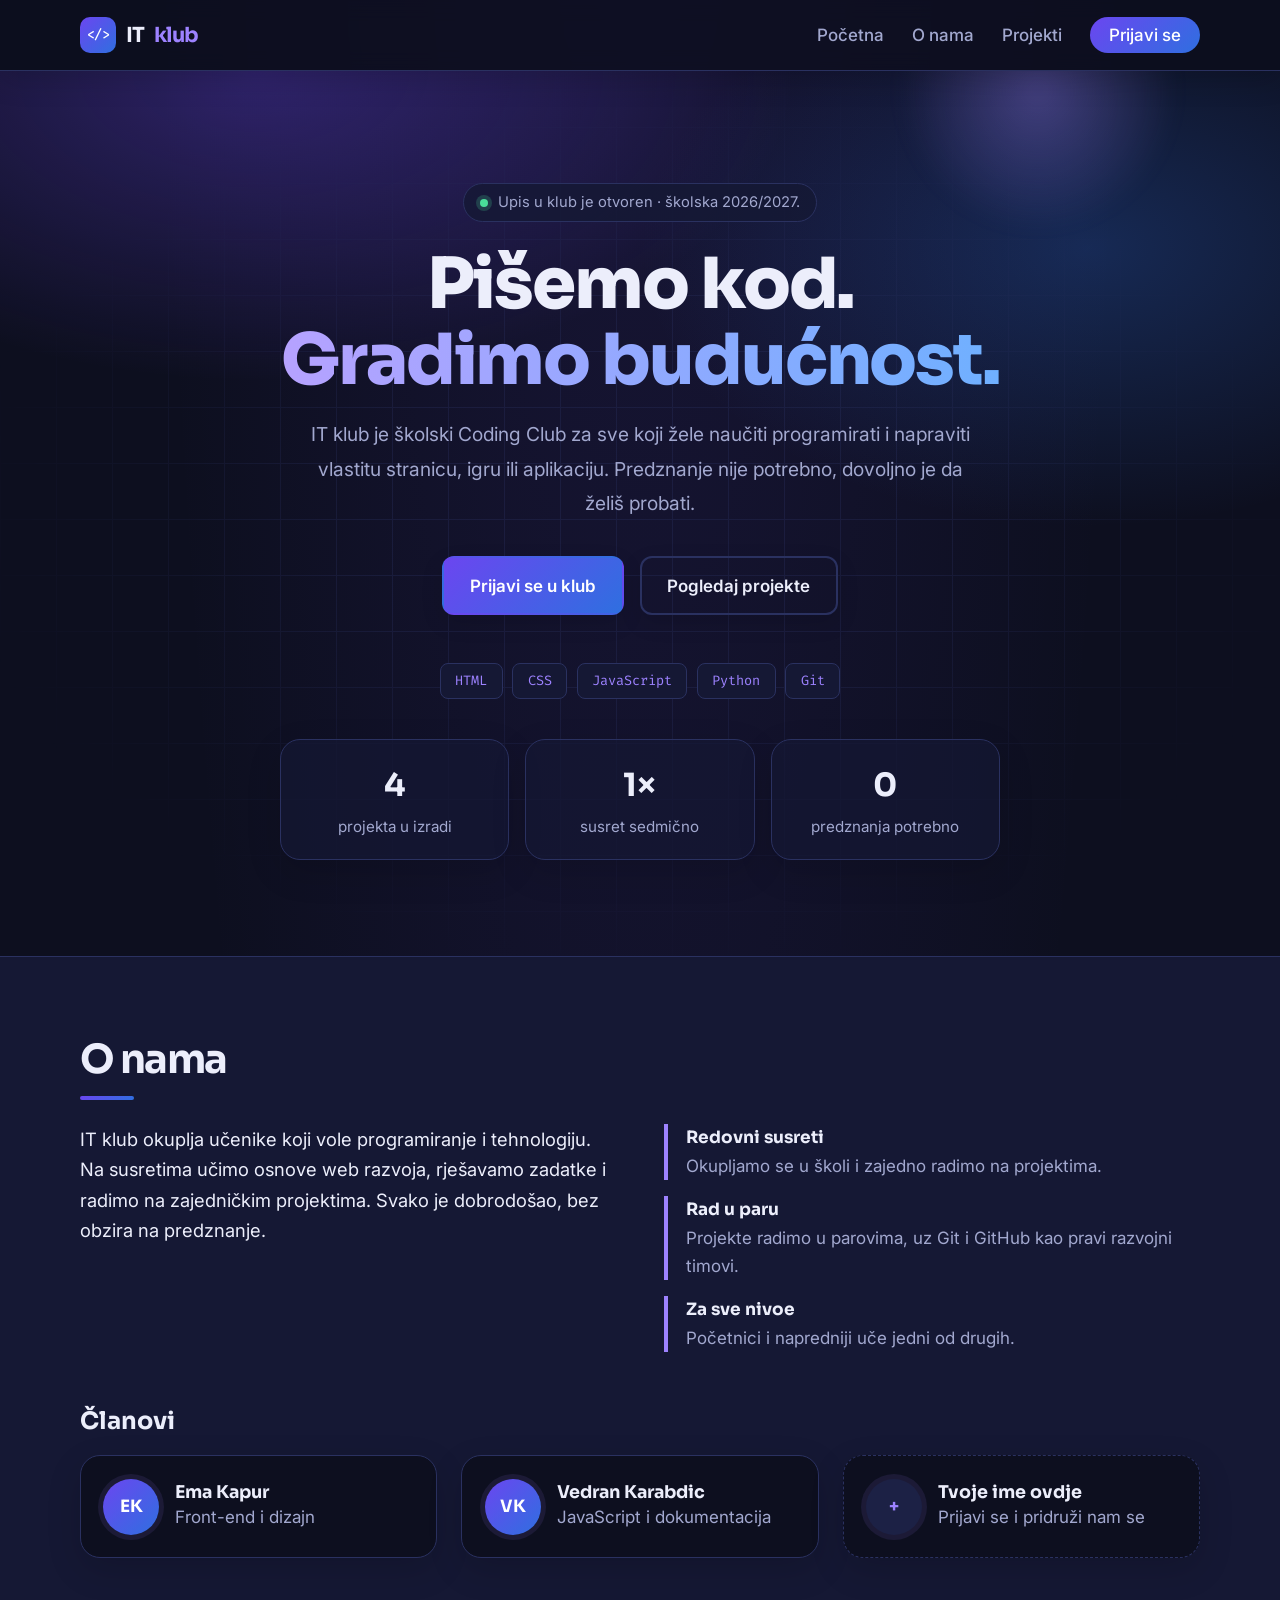
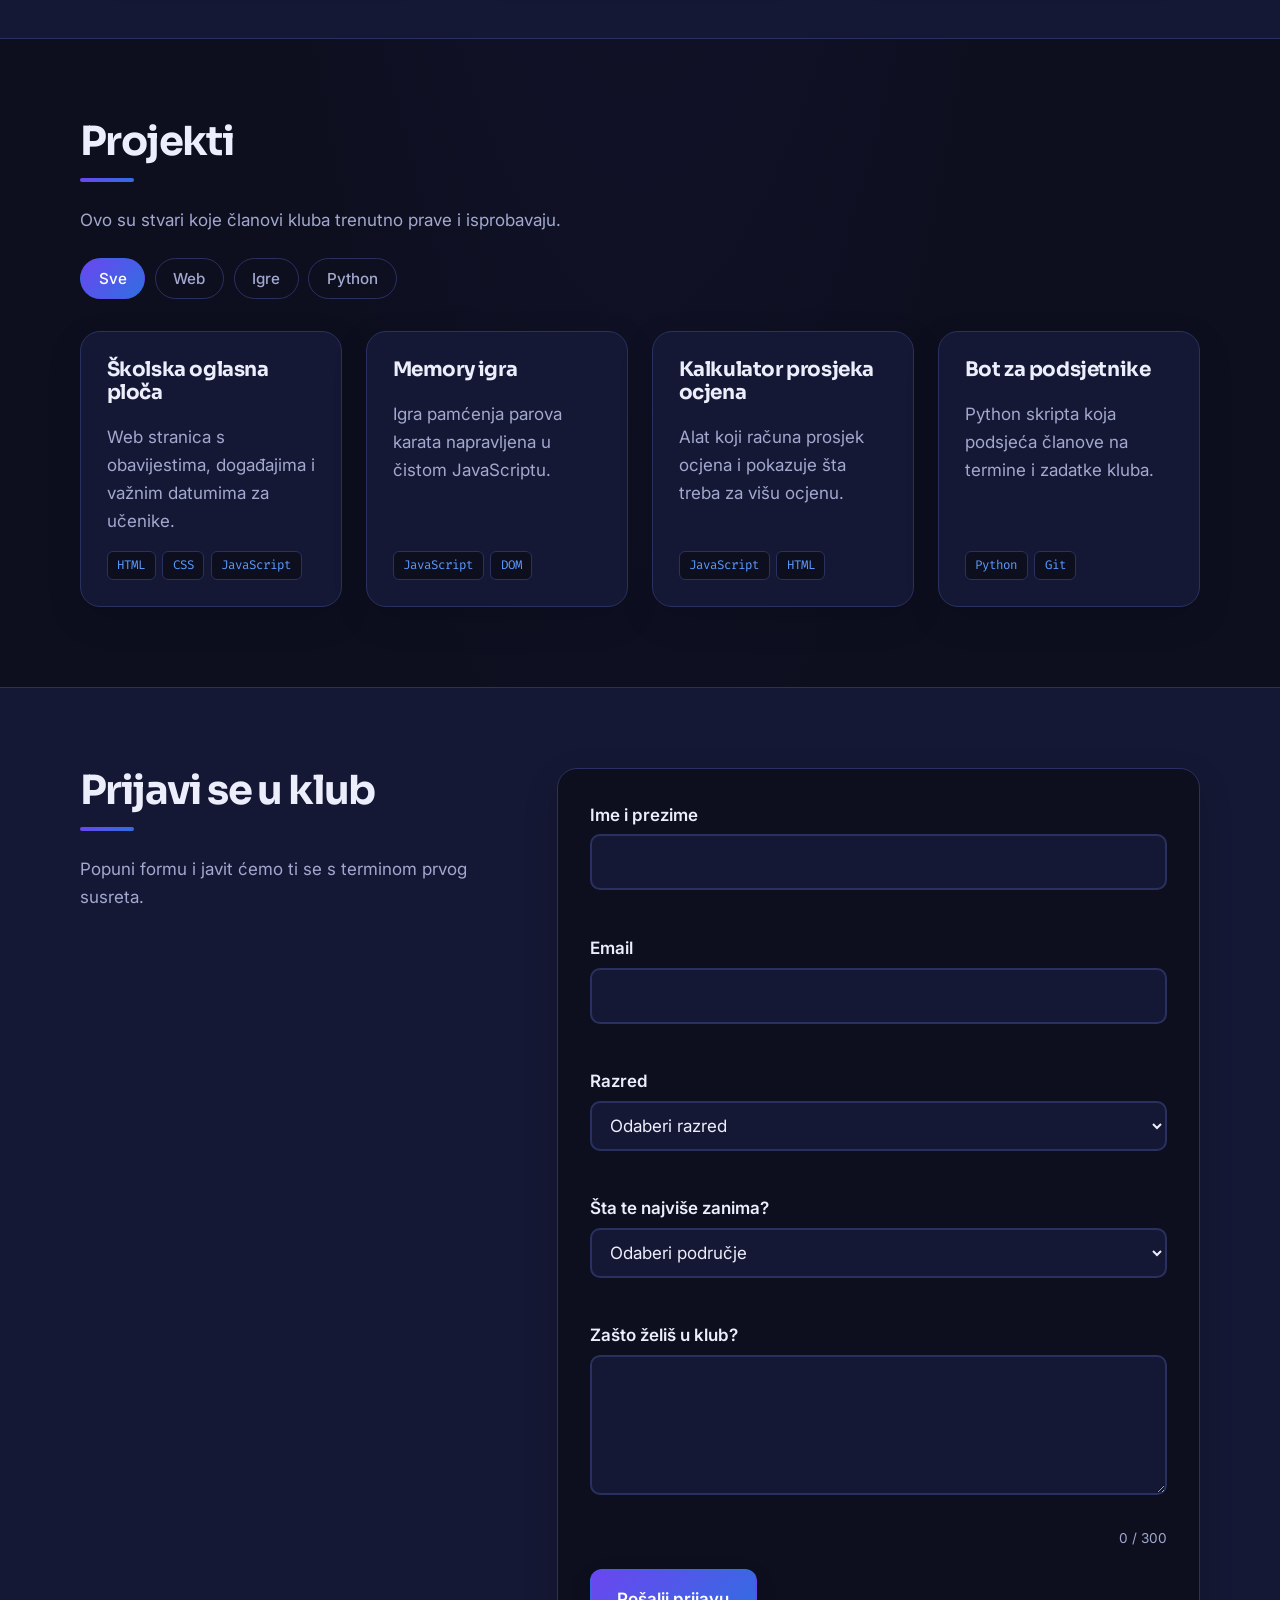
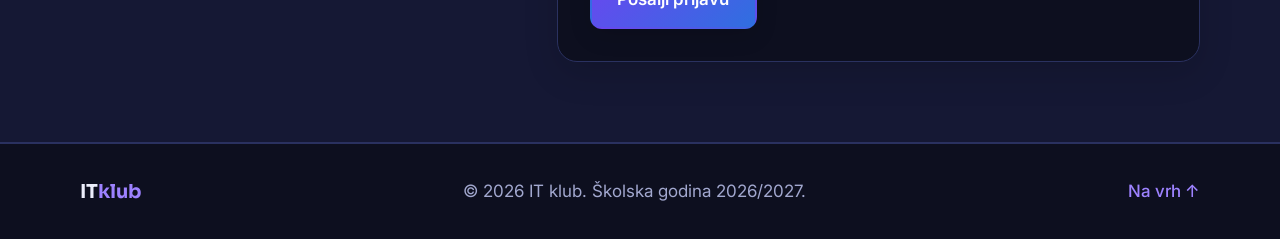
<file: index.html>
<!DOCTYPE html>
<html lang="bs">
<head>
  <meta charset="UTF-8">
  <meta name="viewport" content="width=device-width, initial-scale=1.0">
  <meta name="description" content="IT klub – školski klub za programiranje i tehnologiju. Učimo web, igre i Python kroz prave projekte.">
  <meta name="theme-color" content="#0d0f1f">
  <title>IT klub | Školski Coding Club</title>
  <link rel="preconnect" href="https://fonts.googleapis.com">
  <link rel="preconnect" href="https://fonts.gstatic.com" crossorigin>
  <link href="https://fonts.googleapis.com/css2?family=Fira+Code:wght@400;500&family=Inter:wght@400;500;600;700&family=Sora:wght@600;700;800&display=swap" rel="stylesheet">
  <style>
/* ===== Varijable i osnovni stilovi ===== */
:root {
  --bg: #0d0f1f;
  --surface: #151834;
  --surface-2: #1c2145;
  --line: #2a3160;
  --text: #eceefb;
  --muted: #a2a8cf;
  --violet: #9d82ff;
  --blue: #5b9bff;
  --mint: #4ade9a;
  --error: #ff7a90;
  --btn-a: #6b46f0;
  --btn-b: #2f6fe0;
  --grad: linear-gradient(135deg, var(--btn-a), var(--btn-b));
  --font-head: "Sora", system-ui, sans-serif;
  --font-body: "Inter", system-ui, sans-serif;
  --font-code: "Fira Code", ui-monospace, Consolas, monospace;
  --radius: 16px;
}

*,
*::before,
*::after {
  box-sizing: border-box;
}

html {
  scroll-behavior: smooth;
  scroll-padding-top: 84px;
}

body {
  margin: 0;
  font-family: var(--font-body);
  font-size: 1.0625rem;
  line-height: 1.65;
  color: var(--text);
  background: var(--bg);
}

h1, h2, h3, h4 {
  font-family: var(--font-head);
  line-height: 1.15;
  margin: 0 0 0.6em;
}

a {
  color: inherit;
}

.container {
  width: min(1120px, 92%);
  margin-inline: auto;
}

/* ===== Navigacija ===== */
.site-header {
  position: sticky;
  top: 0;
  z-index: 50;
  background: rgba(13, 15, 31, 0.85);
  backdrop-filter: blur(10px);
  border-bottom: 1px solid var(--line);
}

.nav {
  display: flex;
  align-items: center;
  justify-content: space-between;
  min-height: 70px;
}

.logo {
  display: flex;
  align-items: center;
  gap: 0.6rem;
  font-family: var(--font-head);
  font-weight: 700;
  font-size: 1.3rem;
  text-decoration: none;
}

.logo-mark {
  display: grid;
  place-items: center;
  width: 36px;
  height: 36px;
  border-radius: 10px;
  background: var(--grad);
  font-family: var(--font-code);
  font-size: 0.85rem;
  font-weight: 500;
  color: #fff;
}

.logo-accent {
  color: var(--violet);
}

.nav-links {
  display: flex;
  align-items: center;
  gap: 1.75rem;
  list-style: none;
  margin: 0;
  padding: 0;
}

.nav-links a {
  text-decoration: none;
  font-weight: 500;
  color: var(--muted);
  transition: color 0.2s;
}

.nav-links a:hover {
  color: var(--text);
}

.nav-links a.nav-cta {
  padding: 0.5rem 1.2rem;
  border-radius: 999px;
  background: var(--grad);
  color: #fff;
}

.nav-links a.nav-cta:hover {
  filter: brightness(1.12);
}

/* ===== Hero sekcija i dugmad ===== */
.hero {
  position: relative;
  overflow: hidden;
  padding: 6rem 0 5rem;
  text-align: center;
  background:
    radial-gradient(60% 50% at 20% 0%, rgba(107, 70, 240, 0.35), transparent 70%),
    radial-gradient(50% 45% at 85% 20%, rgba(47, 111, 224, 0.28), transparent 70%);
}

.hero::before {
  content: "";
  position: absolute;
  inset: 0;
  background-image:
    linear-gradient(var(--line) 1px, transparent 1px),
    linear-gradient(90deg, var(--line) 1px, transparent 1px);
  background-size: 56px 56px;
  opacity: 0.35;
  -webkit-mask-image: radial-gradient(ellipse at center, #000 30%, transparent 75%);
  mask-image: radial-gradient(ellipse at center, #000 30%, transparent 75%);
  pointer-events: none;
}

.hero-inner {
  position: relative;
}

.eyebrow {
  display: inline-flex;
  align-items: center;
  gap: 0.6rem;
  margin: 0 0 1.5rem;
  padding: 0.4rem 1rem;
  border: 1px solid var(--line);
  border-radius: 999px;
  background: rgba(21, 24, 52, 0.8);
  color: var(--muted);
  font-size: 0.92rem;
}

.dot {
  width: 8px;
  height: 8px;
  border-radius: 50%;
  background: var(--mint);
  box-shadow: 0 0 0 4px rgba(74, 222, 154, 0.2);
}

.hero h1 {
  margin: 0 0 1.2rem;
  font-size: clamp(2.4rem, 6.5vw, 4.4rem);
  font-weight: 800;
  letter-spacing: -0.03em;
}

.gradient-text {
  background: linear-gradient(90deg, #b6a2ff, #6fb0ff);
  -webkit-background-clip: text;
  background-clip: text;
  color: transparent;
}

.lead {
  max-width: 56ch;
  margin: 0 auto;
  font-size: 1.2rem;
  color: var(--muted);
}

.hero-actions {
  display: flex;
  flex-wrap: wrap;
  justify-content: center;
  gap: 1rem;
  margin-top: 2.2rem;
}

.btn {
  display: inline-block;
  padding: 0.85rem 1.6rem;
  border: 2px solid transparent;
  border-radius: 12px;
  font: inherit;
  font-weight: 600;
  text-decoration: none;
  cursor: pointer;
  transition: transform 0.2s, box-shadow 0.2s, background 0.2s;
}

.btn-primary {
  background: var(--grad);
  color: #fff;
}

.btn-primary:hover {
  transform: translateY(-2px);
  box-shadow: 0 10px 28px rgba(107, 70, 240, 0.4);
}

.btn-ghost {
  border-color: var(--line);
  color: var(--text);
}

.btn-ghost:hover {
  border-color: var(--violet);
  background: var(--surface);
}

/* ===== Oznake tehnologija i statistika ===== */
.chips {
  display: flex;
  flex-wrap: wrap;
  justify-content: center;
  gap: 0.6rem;
  list-style: none;
  margin: 3rem 0 0;
  padding: 0;
}

.chips li {
  padding: 0.35rem 0.9rem;
  border: 1px solid var(--line);
  border-radius: 8px;
  background: var(--surface);
  font-family: var(--font-code);
  font-size: 0.85rem;
  color: var(--violet);
}

.stats {
  display: grid;
  grid-template-columns: repeat(3, 1fr);
  gap: 1rem;
  max-width: 720px;
  margin: 2.5rem auto 0;
  padding: 0;
  list-style: none;
}

.stats li {
  padding: 1.2rem;
  border: 1px solid var(--line);
  border-radius: var(--radius);
  background: rgba(21, 24, 52, 0.7);
}

.stats strong {
  display: block;
  font-family: var(--font-head);
  font-size: 2rem;
}

.stats span {
  color: var(--muted);
  font-size: 0.95rem;
}

/* ===== Sekcije i O nama ===== */
.section {
  padding: 5rem 0;
}

.section-alt {
  background: var(--surface);
  border-block: 1px solid var(--line);
}

.section h2 {
  font-size: clamp(1.8rem, 3.5vw, 2.5rem);
}

.section h3 {
  margin-bottom: 1.2rem;
  font-size: 1.5rem;
}

.section-intro {
  max-width: 60ch;
  margin-top: 0;
  color: var(--muted);
}

.about-grid {
  display: grid;
  grid-template-columns: 1fr 1fr;
  gap: 3rem;
  align-items: start;
  margin-bottom: 3.5rem;
}

.about-grid p {
  margin: 0;
  max-width: 60ch;
  font-size: 1.15rem;
}

.facts {
  display: grid;
  gap: 1rem;
  list-style: none;
  margin: 0;
  padding: 0;
  color: var(--muted);
}

.facts li {
  padding-left: 1.1rem;
  border-left: 4px solid var(--violet);
}

.facts strong {
  display: block;
  font-family: var(--font-head);
  color: var(--text);
}

/* ===== Kartice članova ===== */
.members {
  display: grid;
  grid-template-columns: repeat(3, 1fr);
  gap: 1.5rem;
}

.member {
  display: flex;
  align-items: center;
  gap: 1rem;
  padding: 1.4rem;
  border: 1px solid var(--line);
  border-radius: var(--radius);
  background: var(--bg);
  transition: transform 0.2s, border-color 0.2s;
}

.member:hover {
  transform: translateY(-3px);
  border-color: var(--violet);
}

.member h4 {
  margin: 0;
  font-size: 1.1rem;
}

.member p {
  margin: 0;
  color: var(--muted);
}

.avatar {
  flex: none;
  display: grid;
  place-items: center;
  width: 56px;
  height: 56px;
  border-radius: 50%;
  background: var(--grad);
  font-family: var(--font-head);
  font-weight: 700;
  color: #fff;
}

.member-join {
  border-style: dashed;
}

.member-join .avatar {
  background: var(--surface-2);
  color: var(--violet);
}

/* ===== Projekti i filter ===== */
.filters {
  display: flex;
  flex-wrap: wrap;
  gap: 0.6rem;
  margin: 1.5rem 0 2rem;
}

.filter-btn {
  padding: 0.45rem 1.1rem;
  border: 1px solid var(--line);
  border-radius: 999px;
  background: transparent;
  color: var(--muted);
  font: inherit;
  font-size: 0.95rem;
  font-weight: 500;
  cursor: pointer;
  transition: background 0.2s, color 0.2s, border-color 0.2s;
}

.filter-btn:hover {
  border-color: var(--violet);
  color: var(--text);
}

.filter-btn.active {
  border-color: transparent;
  background: var(--grad);
  color: #fff;
}

.projects {
  display: grid;
  grid-template-columns: repeat(auto-fit, minmax(240px, 1fr));
  gap: 1.5rem;
}

.project {
  display: flex;
  flex-direction: column;
  padding: 1.6rem;
  border: 1px solid var(--line);
  border-radius: var(--radius);
  background: var(--surface);
  transition: transform 0.2s, border-color 0.2s;
}

.project:hover {
  transform: translateY(-4px);
  border-color: var(--violet);
}

.project[hidden] {
  display: none;
}

.project h3 {
  font-size: 1.25rem;
}

.project p {
  flex: 1;
  margin: 0 0 1rem;
  color: var(--muted);
}

.tags {
  display: flex;
  flex-wrap: wrap;
  gap: 0.4rem;
  list-style: none;
  margin: 0;
  padding: 0;
}

.tags li {
  padding: 0.2rem 0.6rem;
  border: 1px solid var(--line);
  border-radius: 6px;
  background: var(--bg);
  font-family: var(--font-code);
  font-size: 0.78rem;
  color: var(--blue);
}

/* ===== Forma za prijavu ===== */
.contact-grid {
  display: grid;
  grid-template-columns: 0.8fr 1.2fr;
  gap: 3rem;
  align-items: start;
}

.form {
  display: grid;
  gap: 1.1rem;
  padding: 2rem;
  border: 1px solid var(--line);
  border-radius: var(--radius);
  background: var(--bg);
}

.form-field label {
  display: block;
  margin-bottom: 0.35rem;
  font-weight: 600;
}

.form-field input,
.form-field select,
.form-field textarea {
  width: 100%;
  padding: 0.75rem 0.9rem;
  border: 2px solid var(--line);
  border-radius: 10px;
  background: var(--surface);
  color: var(--text);
  font: inherit;
}

.form-field textarea {
  resize: vertical;
}

.form-field input:focus,
.form-field select:focus,
.form-field textarea:focus {
  border-color: var(--violet);
  outline: none;
}

.form-field.invalid input,
.form-field.invalid select,
.form-field.invalid textarea {
  border-color: var(--error);
}

.field-error {
  display: block;
  min-height: 1.3em;
  margin-top: 0.3rem;
  color: var(--error);
  font-size: 0.9rem;
}

.counter {
  display: block;
  text-align: right;
  color: var(--muted);
  font-size: 0.85rem;
}

.form .btn {
  justify-self: start;
}

.form-status {
  margin: 0;
  color: var(--mint);
  font-weight: 600;
}

/* ===== Footer ===== */
.site-footer {
  padding: 2rem 0;
  border-top: 1px solid var(--line);
  color: var(--muted);
}

.footer-inner {
  display: flex;
  flex-wrap: wrap;
  align-items: center;
  justify-content: space-between;
  gap: 1rem;
}

.footer-inner p {
  margin: 0;
}

.footer-logo {
  font-family: var(--font-head);
  font-weight: 700;
  font-size: 1.2rem;
  color: var(--text);
}

.footer-logo span {
  color: var(--violet);
}

.to-top {
  text-decoration: none;
  color: var(--violet);
  font-weight: 500;
}

.to-top:hover {
  text-decoration: underline;
}

/* ===== Hamburger meni i responzivni raspored ===== */
.nav-toggle {
  display: none;
  padding: 0.6rem;
  border: 0;
  background: none;
  cursor: pointer;
}

.nav-toggle span {
  display: block;
  width: 24px;
  height: 3px;
  margin: 4px 0;
  border-radius: 2px;
  background: var(--text);
  transition: transform 0.2s, opacity 0.2s;
}

.nav-toggle[aria-expanded="true"] span:nth-child(1) { transform: translateY(7px) rotate(45deg); }
.nav-toggle[aria-expanded="true"] span:nth-child(2) { opacity: 0; }
.nav-toggle[aria-expanded="true"] span:nth-child(3) { transform: translateY(-7px) rotate(-45deg); }

@media (max-width: 900px) {
  .about-grid,
  .contact-grid {
    grid-template-columns: 1fr;
  }

  .members {
    grid-template-columns: 1fr 1fr;
  }
}

@media (max-width: 768px) {
  .nav-toggle {
    display: block;
  }

  .nav-links {
    position: absolute;
    top: 100%;
    left: 0;
    right: 0;
    display: none;
    flex-direction: column;
    align-items: stretch;
    gap: 0;
    padding: 0.5rem 4% 1rem;
    border-bottom: 1px solid var(--line);
    background: var(--bg);
  }

  .nav-links.open {
    display: flex;
  }

  .nav-links a {
    display: block;
    padding: 0.8rem 0;
  }

  .nav-links a.nav-cta {
    margin-top: 0.5rem;
    padding: 0.8rem 1.1rem;
    text-align: center;
  }

  .hero {
    padding: 4rem 0 3.5rem;
  }

  .section {
    padding: 3.5rem 0;
  }

  .stats {
    grid-template-columns: 1fr;
  }

  .form {
    padding: 1.4rem;
  }
}

@media (max-width: 600px) {
  .members {
    grid-template-columns: 1fr;
  }

  .hero-actions .btn {
    width: 100%;
    text-align: center;
  }

  .footer-inner {
    flex-direction: column;
    text-align: center;
  }
}

/* ===== Pristupačnost, animacije i dorade ===== */
:focus-visible {
  outline: 3px solid var(--violet);
  outline-offset: 3px;
}

.skip-link {
  position: absolute;
  top: -100px;
  left: 1rem;
  z-index: 100;
  padding: 0.6rem 1rem;
  border-radius: 8px;
  background: var(--violet);
  color: #0d0f1f;
  font-weight: 600;
}

.skip-link:focus {
  top: 1rem;
}

.nav-links a.active:not(.nav-cta) {
  color: var(--text);
  box-shadow: 0 2px 0 var(--violet);
}

::selection {
  background: var(--btn-a);
  color: #fff;
}

.hero::after {
  content: "";
  position: absolute;
  top: -120px;
  right: 8%;
  width: 280px;
  height: 280px;
  border-radius: 50%;
  background: radial-gradient(circle, rgba(157, 130, 255, 0.35), transparent 70%);
  filter: blur(10px);
  animation: lebdi 8s ease-in-out infinite;
  pointer-events: none;
}

@keyframes lebdi {
  0%, 100% { transform: translateY(0); }
  50% { transform: translateY(30px); }
}

@media (prefers-reduced-motion: reduce) {
  html {
    scroll-behavior: auto;
  }

  .hero::after {
    animation: none;
  }

  * {
    transition: none !important;
  }
}

/* ===== Dodatne vizuelne dorade ===== */
:root {
  --radius: 20px;
}
body {
  background:
    radial-gradient(ellipse at 50% -20%, rgba(107,70,240,.12), transparent 55%),
    var(--bg);
}
.site-header {
  background: rgba(13,15,31,.78);
  box-shadow: 0 8px 30px rgba(0,0,0,.16);
}
.logo { letter-spacing: -.04em; }
.hero { padding-top: 7rem; padding-bottom: 6rem; }
.hero h1 { line-height: 1.08; }
.lead { line-height: 1.8; }
.btn { box-shadow: 0 8px 22px rgba(0,0,0,.12); }
.btn:active, .filter-btn:active { transform: scale(.98); }
.stats li, .member, .project, .form {
  box-shadow: 0 12px 35px rgba(0,0,0,.14);
}
.stats li { transition: transform .2s, border-color .2s; }
.stats li:hover { transform: translateY(-4px); border-color: var(--violet); }
.section h2 { letter-spacing: -.04em; }
.section h2::after {
  content: "";
  display: block;
  width: 54px;
  height: 4px;
  margin-top: .8rem;
  border-radius: 5px;
  background: var(--grad);
}
.member { min-height: 100px; }
.avatar { box-shadow: 0 0 0 5px rgba(157,130,255,.10); }
.project { min-height: 230px; }
.project h3 { letter-spacing: -.02em; }
.form { gap: 1.25rem; }
.form-field input, .form-field select, .form-field textarea {
  transition: border-color .2s, box-shadow .2s, background .2s;
}
.form-field input:focus, .form-field select:focus, .form-field textarea:focus {
  box-shadow: 0 0 0 4px rgba(157,130,255,.13);
  background: var(--surface-2);
}
.form-status:empty { display: none; }
.form-status {
  padding: .8rem 1rem;
  border: 1px solid rgba(74,222,154,.25);
  border-radius: 10px;
  background: rgba(74,222,154,.08);
}
@media (max-width: 768px) {
  .hero { padding-top: 4.5rem; }
}

  </style>
</head>
<body>
  <a href="#sadrzaj" class="skip-link">Preskoči na sadržaj</a>

  <header class="site-header">
    <nav class="nav container" aria-label="Glavna navigacija">
      <a href="#pocetna" class="logo" aria-label="IT klub, početna"><span class="logo-mark" aria-hidden="true">&lt;/&gt;</span>IT<span class="logo-accent">klub</span></a>
      <button class="nav-toggle" id="nav-toggle" type="button" aria-expanded="false" aria-controls="nav-links" aria-label="Otvori meni">
        <span></span><span></span><span></span>
      </button>
      <ul class="nav-links" id="nav-links">
        <li><a href="#pocetna">Početna</a></li>
        <li><a href="#o-nama">O nama</a></li>
        <li><a href="#projekti">Projekti</a></li>
        <li><a href="#prijava" class="nav-cta">Prijavi se</a></li>
      </ul>
    </nav>
  </header>

  <main id="sadrzaj">
    <section class="hero" id="pocetna">
      <div class="container hero-inner">
        <p class="eyebrow"><span class="dot" aria-hidden="true"></span>Upis u klub je otvoren · školska 2026/2027.</p>
        <h1>Pišemo kod.<br><span class="gradient-text">Gradimo budućnost.</span></h1>
        <p class="lead">IT klub je školski Coding Club za sve koji žele naučiti programirati i napraviti vlastitu stranicu, igru ili aplikaciju. Predznanje nije potrebno, dovoljno je da želiš probati.</p>
        <div class="hero-actions">
          <a href="#prijava" class="btn btn-primary">Prijavi se u klub</a>
          <a href="#projekti" class="btn btn-ghost">Pogledaj projekte</a>
        </div>
        <ul class="chips" aria-label="Tehnologije koje učimo">
          <li>HTML</li><li>CSS</li><li>JavaScript</li><li>Python</li><li>Git</li>
        </ul>
        <ul class="stats">
          <li><strong>4</strong><span>projekta u izradi</span></li>
          <li><strong>1×</strong><span>susret sedmično</span></li>
          <li><strong>0</strong><span>predznanja potrebno</span></li>
        </ul>
      </div>
    </section>

    <section class="section section-alt" id="o-nama">
      <div class="container">
        <h2>O nama</h2>
        <div class="about-grid">
          <p>IT klub okuplja učenike koji vole programiranje i tehnologiju. Na susretima učimo osnove web razvoja, rješavamo zadatke i radimo na zajedničkim projektima. Svako je dobrodošao, bez obzira na predznanje.</p>
          <ul class="facts">
            <li><strong>Redovni susreti</strong>Okupljamo se u školi i zajedno radimo na projektima.</li>
            <li><strong>Rad u paru</strong>Projekte radimo u parovima, uz Git i GitHub kao pravi razvojni timovi.</li>
            <li><strong>Za sve nivoe</strong>Početnici i napredniji uče jedni od drugih.</li>
          </ul>
        </div>
        <h3>Članovi</h3>
        <div class="members">
          <article class="member">
            <div class="avatar" aria-hidden="true">EK</div>
            <div><h4>Ema Kapur</h4><p>Front-end i dizajn</p></div>
          </article>
          <article class="member">
            <div class="avatar" aria-hidden="true">VK</div>
            <div><h4>Vedran Karabdic</h4><p>JavaScript i dokumentacija</p></div>
          </article>
          <article class="member member-join">
            <div class="avatar" aria-hidden="true">+</div>
            <div><h4>Tvoje ime ovdje</h4><p>Prijavi se i pridruži nam se</p></div>
          </article>
        </div>
      </div>
    </section>

    <section class="section" id="projekti">
      <div class="container">
        <h2>Projekti</h2>
        <p class="section-intro">Ovo su stvari koje članovi kluba trenutno prave i isprobavaju.</p>
        <div class="filters" role="group" aria-label="Filter projekata">
          <button type="button" class="filter-btn active" data-filter="sve" aria-pressed="true">Sve</button>
          <button type="button" class="filter-btn" data-filter="web" aria-pressed="false">Web</button>
          <button type="button" class="filter-btn" data-filter="igre" aria-pressed="false">Igre</button>
          <button type="button" class="filter-btn" data-filter="python" aria-pressed="false">Python</button>
        </div>
        <div class="projects" id="projekti-lista">
          <article class="project" data-kategorija="web">
            <h3>Školska oglasna ploča</h3>
            <p>Web stranica s obavijestima, događajima i važnim datumima za učenike.</p>
            <ul class="tags"><li>HTML</li><li>CSS</li><li>JavaScript</li></ul>
          </article>
          <article class="project" data-kategorija="igre">
            <h3>Memory igra</h3>
            <p>Igra pamćenja parova karata napravljena u čistom JavaScriptu.</p>
            <ul class="tags"><li>JavaScript</li><li>DOM</li></ul>
          </article>
          <article class="project" data-kategorija="web">
            <h3>Kalkulator prosjeka ocjena</h3>
            <p>Alat koji računa prosjek ocjena i pokazuje šta treba za višu ocjenu.</p>
            <ul class="tags"><li>JavaScript</li><li>HTML</li></ul>
          </article>
          <article class="project" data-kategorija="python">
            <h3>Bot za podsjetnike</h3>
            <p>Python skripta koja podsjeća članove na termine i zadatke kluba.</p>
            <ul class="tags"><li>Python</li><li>Git</li></ul>
          </article>
        </div>
      </div>
    </section>

    <section class="section section-alt" id="prijava">
      <div class="container contact-grid">
        <div>
          <h2>Prijavi se u klub</h2>
          <p class="section-intro">Popuni formu i javit ćemo ti se s terminom prvog susreta.</p>
        </div>
        <form class="form" id="prijava-forma" novalidate>
          <div class="form-field">
            <label for="ime">Ime i prezime</label>
            <input type="text" id="ime" name="ime" autocomplete="name" required>
            <small class="field-error"></small>
          </div>
          <div class="form-field">
            <label for="email">Email</label>
            <input type="email" id="email" name="email" autocomplete="email" required>
            <small class="field-error"></small>
          </div>
          <div class="form-field">
            <label for="razred">Razred</label>
            <select id="razred" name="razred" required>
              <option value="">Odaberi razred</option>
              <option value="1">1. razred</option><option value="2">2. razred</option>
              <option value="3">3. razred</option><option value="4">4. razred</option>
            </select>
            <small class="field-error"></small>
          </div>
          <div class="form-field">
            <label for="interes">Šta te najviše zanima?</label>
            <select id="interes" name="interes" required>
              <option value="">Odaberi područje</option>
              <option value="web">Web stranice</option><option value="igre">Igre</option>
              <option value="python">Python i automatizacija</option><option value="ne-znam">Još ne znam</option>
            </select>
            <small class="field-error"></small>
          </div>
          <div class="form-field">
            <label for="poruka">Zašto želiš u klub?</label>
            <textarea id="poruka" name="poruka" rows="4" maxlength="300"></textarea>
            <small class="field-error"></small>
            <small class="counter" id="brojac" aria-hidden="true">0 / 300</small>
          </div>
          <button type="submit" class="btn btn-primary">Pošalji prijavu</button>
          <p class="form-status" id="forma-status" role="status" aria-live="polite"></p>
        </form>
      </div>
    </section>
  </main>

  <footer class="site-footer">
    <div class="container footer-inner">
      <p class="footer-logo">IT<span>klub</span></p>
      <p>&copy; 2026 IT klub. Školska godina 2026/2027.</p>
      <a href="#pocetna" class="to-top">Na vrh &uarr;</a>
    </div>
  </footer>

  <script>
    // Mobilna navigacija
    const toggle = document.getElementById('nav-toggle');
    const navLinks = document.getElementById('nav-links');
    toggle.addEventListener('click', () => {
      const otvoren = toggle.getAttribute('aria-expanded') === 'true';
      toggle.setAttribute('aria-expanded', String(!otvoren));
      toggle.setAttribute('aria-label', otvoren ? 'Otvori meni' : 'Zatvori meni');
      navLinks.classList.toggle('open', !otvoren);
    });
    navLinks.querySelectorAll('a').forEach(link => link.addEventListener('click', () => {
      toggle.setAttribute('aria-expanded', 'false');
      toggle.setAttribute('aria-label', 'Otvori meni');
      navLinks.classList.remove('open');
    }));

    // Filtriranje projekata
    const filterButtons = document.querySelectorAll('.filter-btn');
    const projects = document.querySelectorAll('.project');
    filterButtons.forEach(button => button.addEventListener('click', () => {
      const filter = button.dataset.filter;
      filterButtons.forEach(item => {
        const active = item === button;
        item.classList.toggle('active', active);
        item.setAttribute('aria-pressed', String(active));
      });
      projects.forEach(project => {
        project.hidden = filter !== 'sve' && project.dataset.kategorija !== filter;
      });
    }));

    // Brojač znakova
    const poruka = document.getElementById('poruka');
    const brojac = document.getElementById('brojac');
    poruka.addEventListener('input', () => {
      brojac.textContent = `${poruka.value.length} / 300`;
    });

    // Provjera forme (prijava se demonstrira lokalno, bez slanja na server)
    const forma = document.getElementById('prijava-forma');
    forma.addEventListener('submit', event => {
      event.preventDefault();
      let validna = true;
      forma.querySelectorAll('.form-field').forEach(field => {
        const input = field.querySelector('input, select, textarea');
        const error = field.querySelector('.field-error');
        let porukaGreske = '';
        if (input.required && !input.value.trim()) porukaGreske = 'Ovo polje je obavezno.';
        else if (input.type === 'email' && input.value && !/^[^\s@]+@[^\s@]+\.[^\s@]+$/.test(input.value))
          porukaGreske = 'Unesi ispravnu email adresu.';
        field.classList.toggle('invalid', Boolean(porukaGreske));
        error.textContent = porukaGreske;
        if (porukaGreske) validna = false;
      });
      const status = document.getElementById('forma-status');
      if (validna) {
        status.textContent = 'Prijava je uspješno provjerena! Za stvarno slanje forme potrebno je povezati backend ili servis za forme.';
        forma.reset();
        brojac.textContent = '0 / 300';
      } else {
        status.textContent = 'Provjeri označena polja i pokušaj ponovo.';
      }
    });
  </script>
</body>
</html>
</file>
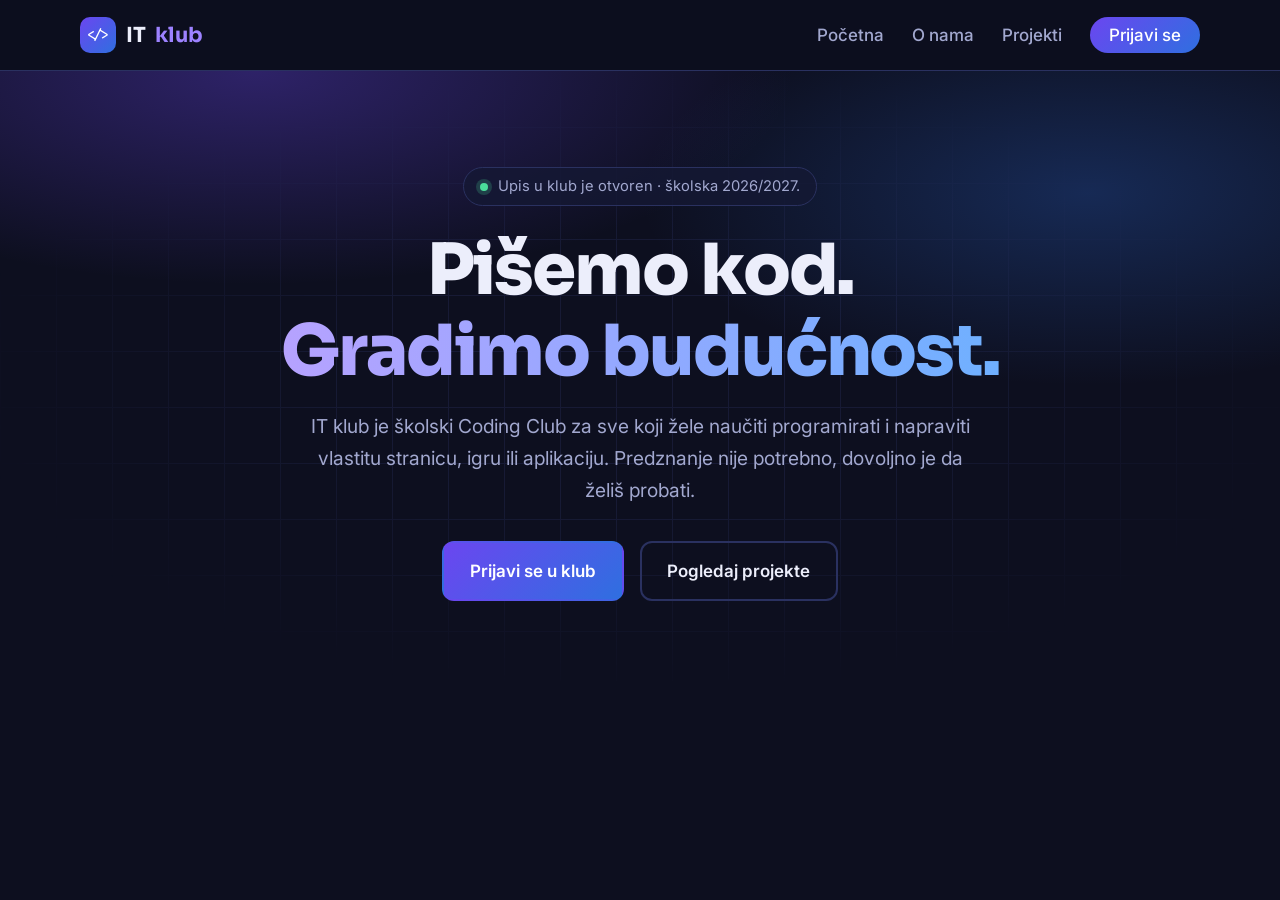
<file: korak-03/index.html>
<!DOCTYPE html>
<html lang="bs">
<head>
  <meta charset="UTF-8">
  <meta name="viewport" content="width=device-width, initial-scale=1.0">
  <meta name="description" content="IT klub – školski klub za programiranje i tehnologiju. Učimo web, igre i Python kroz prave projekte.">
  <title>IT klub | Školski Coding Club</title>
  <link rel="preconnect" href="https://fonts.googleapis.com">
  <link rel="preconnect" href="https://fonts.gstatic.com" crossorigin>
  <link href="https://fonts.googleapis.com/css2?family=Fira+Code:wght@400;500&family=Inter:wght@400;500;600&family=Sora:wght@600;700;800&display=swap" rel="stylesheet">
  <link rel="stylesheet" href="style.css">
  <link rel="icon" href="images/favicon.svg" type="image/svg+xml">
</head>
<body>
  <header class="site-header">
    <nav class="nav container" aria-label="Glavna navigacija">
      <a href="#pocetna" class="logo" aria-label="IT klub, početna"><span class="logo-mark" aria-hidden="true">&lt;/&gt;</span>IT<span class="logo-accent">klub</span></a>
      <ul class="nav-links" id="nav-links">
        <li><a href="#pocetna">Početna</a></li>
        <li><a href="#o-nama">O nama</a></li>
        <li><a href="#projekti">Projekti</a></li>
        <li><a href="#prijava" class="nav-cta">Prijavi se</a></li>
      </ul>
    </nav>
  </header>

  <main id="sadrzaj">
    <section class="hero" id="pocetna">
      <div class="container hero-inner">
        <p class="eyebrow"><span class="dot" aria-hidden="true"></span>Upis u klub je otvoren · školska 2026/2027.</p>
        <h1>Pišemo kod.<br><span class="gradient-text">Gradimo budućnost.</span></h1>
        <p class="lead">IT klub je školski Coding Club za sve koji žele naučiti programirati i napraviti vlastitu stranicu, igru ili aplikaciju. Predznanje nije potrebno, dovoljno je da želiš probati.</p>
        <div class="hero-actions">
          <a href="#prijava" class="btn btn-primary">Prijavi se u klub</a>
          <a href="#projekti" class="btn btn-ghost">Pogledaj projekte</a>
        </div>
      </div>
    </section>

  </main>

</body>
</html>
</file>
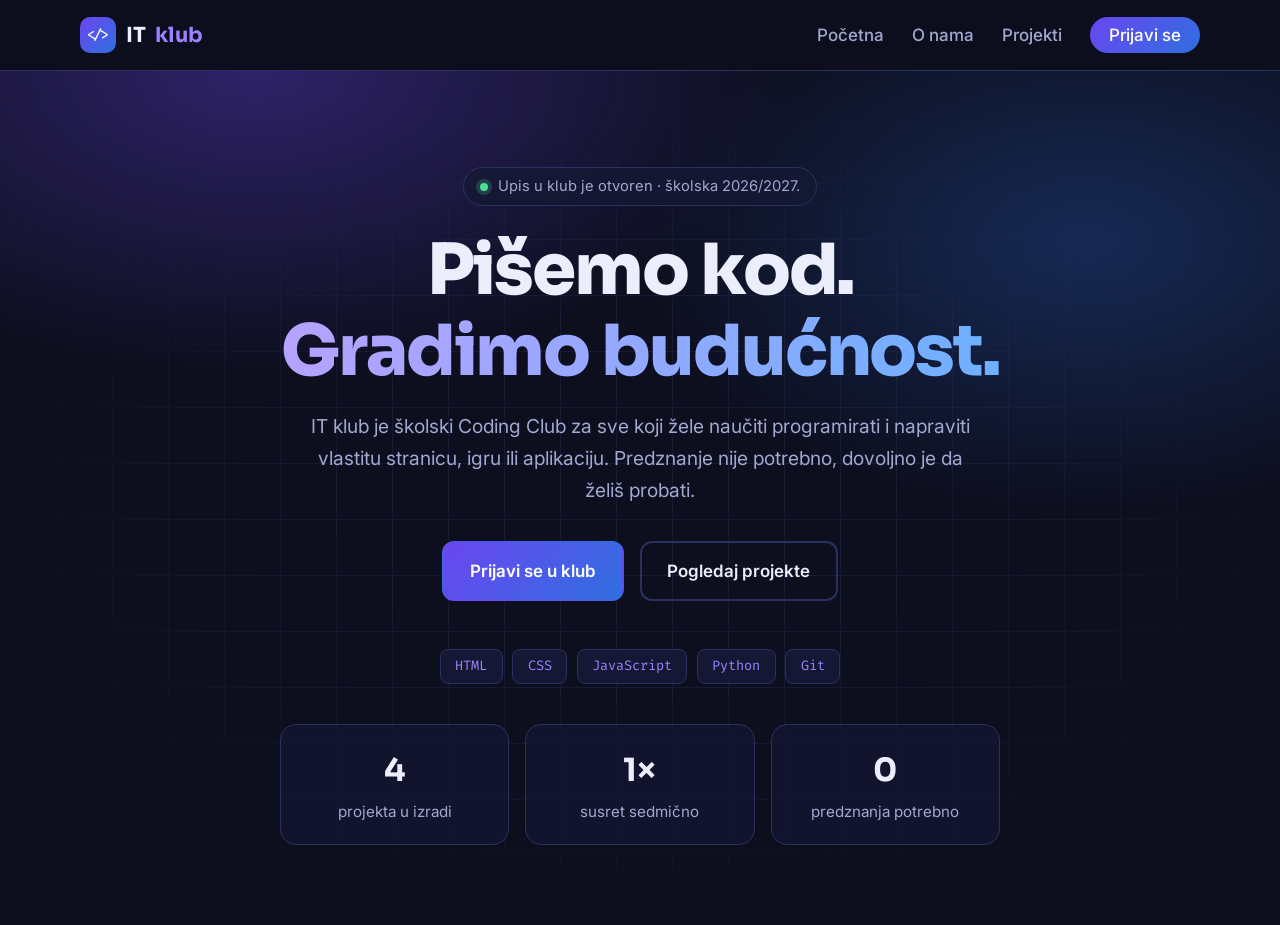
<file: korak-04/index.html>
<!DOCTYPE html>
<html lang="bs">
<head>
  <meta charset="UTF-8">
  <meta name="viewport" content="width=device-width, initial-scale=1.0">
  <meta name="description" content="IT klub – školski klub za programiranje i tehnologiju. Učimo web, igre i Python kroz prave projekte.">
  <title>IT klub | Školski Coding Club</title>
  <link rel="preconnect" href="https://fonts.googleapis.com">
  <link rel="preconnect" href="https://fonts.gstatic.com" crossorigin>
  <link href="https://fonts.googleapis.com/css2?family=Fira+Code:wght@400;500&family=Inter:wght@400;500;600&family=Sora:wght@600;700;800&display=swap" rel="stylesheet">
  <link rel="stylesheet" href="style.css">
  <link rel="icon" href="images/favicon.svg" type="image/svg+xml">
</head>
<body>
  <header class="site-header">
    <nav class="nav container" aria-label="Glavna navigacija">
      <a href="#pocetna" class="logo" aria-label="IT klub, početna"><span class="logo-mark" aria-hidden="true">&lt;/&gt;</span>IT<span class="logo-accent">klub</span></a>
      <ul class="nav-links" id="nav-links">
        <li><a href="#pocetna">Početna</a></li>
        <li><a href="#o-nama">O nama</a></li>
        <li><a href="#projekti">Projekti</a></li>
        <li><a href="#prijava" class="nav-cta">Prijavi se</a></li>
      </ul>
    </nav>
  </header>

  <main id="sadrzaj">
    <section class="hero" id="pocetna">
      <div class="container hero-inner">
        <p class="eyebrow"><span class="dot" aria-hidden="true"></span>Upis u klub je otvoren · školska 2026/2027.</p>
        <h1>Pišemo kod.<br><span class="gradient-text">Gradimo budućnost.</span></h1>
        <p class="lead">IT klub je školski Coding Club za sve koji žele naučiti programirati i napraviti vlastitu stranicu, igru ili aplikaciju. Predznanje nije potrebno, dovoljno je da želiš probati.</p>
        <div class="hero-actions">
          <a href="#prijava" class="btn btn-primary">Prijavi se u klub</a>
          <a href="#projekti" class="btn btn-ghost">Pogledaj projekte</a>
        </div>
        <ul class="chips" aria-label="Tehnologije koje učimo">
          <li>HTML</li>
          <li>CSS</li>
          <li>JavaScript</li>
          <li>Python</li>
          <li>Git</li>
        </ul>
        <ul class="stats">
          <li><strong>4</strong><span>projekta u izradi</span></li>
          <li><strong>1×</strong><span>susret sedmično</span></li>
          <li><strong>0</strong><span>predznanja potrebno</span></li>
        </ul>
      </div>
    </section>

  </main>

</body>
</html>
</file>
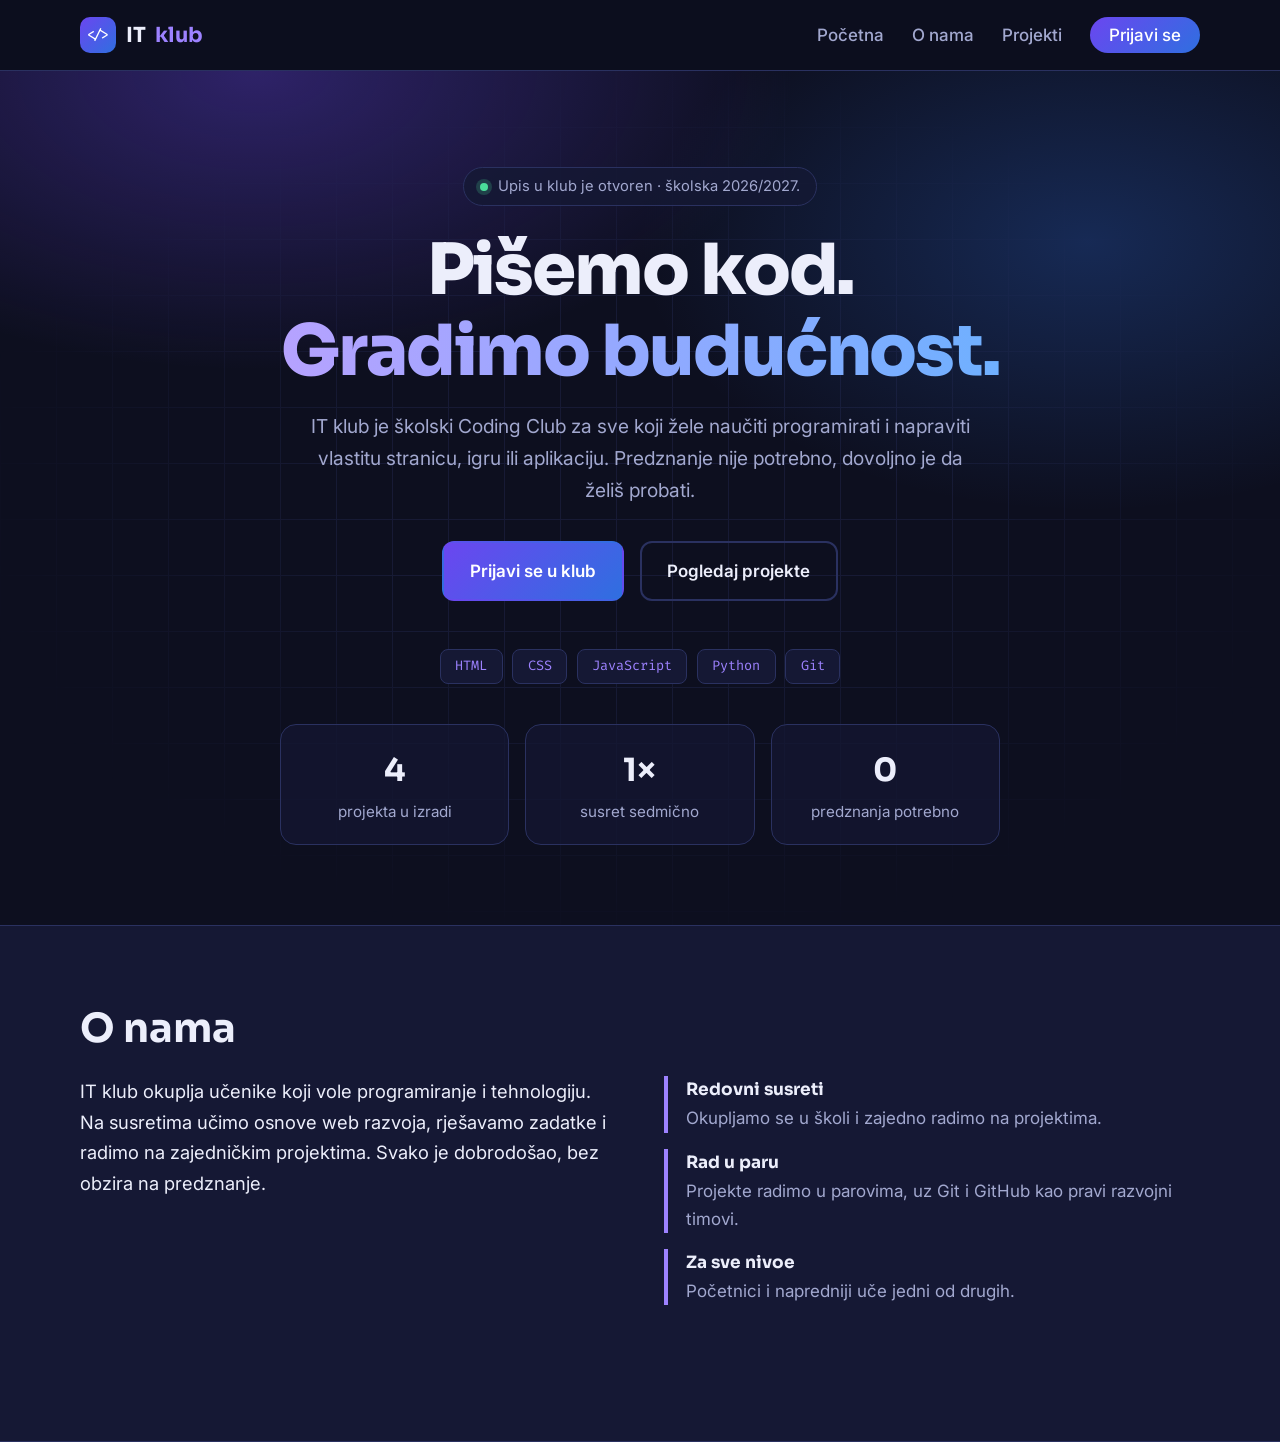
<file: korak-05/index.html>
<!DOCTYPE html>
<html lang="bs">
<head>
  <meta charset="UTF-8">
  <meta name="viewport" content="width=device-width, initial-scale=1.0">
  <meta name="description" content="IT klub – školski klub za programiranje i tehnologiju. Učimo web, igre i Python kroz prave projekte.">
  <title>IT klub | Školski Coding Club</title>
  <link rel="preconnect" href="https://fonts.googleapis.com">
  <link rel="preconnect" href="https://fonts.gstatic.com" crossorigin>
  <link href="https://fonts.googleapis.com/css2?family=Fira+Code:wght@400;500&family=Inter:wght@400;500;600&family=Sora:wght@600;700;800&display=swap" rel="stylesheet">
  <link rel="stylesheet" href="style.css">
  <link rel="icon" href="images/favicon.svg" type="image/svg+xml">
</head>
<body>
  <header class="site-header">
    <nav class="nav container" aria-label="Glavna navigacija">
      <a href="#pocetna" class="logo" aria-label="IT klub, početna"><span class="logo-mark" aria-hidden="true">&lt;/&gt;</span>IT<span class="logo-accent">klub</span></a>
      <ul class="nav-links" id="nav-links">
        <li><a href="#pocetna">Početna</a></li>
        <li><a href="#o-nama">O nama</a></li>
        <li><a href="#projekti">Projekti</a></li>
        <li><a href="#prijava" class="nav-cta">Prijavi se</a></li>
      </ul>
    </nav>
  </header>

  <main id="sadrzaj">
    <section class="hero" id="pocetna">
      <div class="container hero-inner">
        <p class="eyebrow"><span class="dot" aria-hidden="true"></span>Upis u klub je otvoren · školska 2026/2027.</p>
        <h1>Pišemo kod.<br><span class="gradient-text">Gradimo budućnost.</span></h1>
        <p class="lead">IT klub je školski Coding Club za sve koji žele naučiti programirati i napraviti vlastitu stranicu, igru ili aplikaciju. Predznanje nije potrebno, dovoljno je da želiš probati.</p>
        <div class="hero-actions">
          <a href="#prijava" class="btn btn-primary">Prijavi se u klub</a>
          <a href="#projekti" class="btn btn-ghost">Pogledaj projekte</a>
        </div>
        <ul class="chips" aria-label="Tehnologije koje učimo">
          <li>HTML</li>
          <li>CSS</li>
          <li>JavaScript</li>
          <li>Python</li>
          <li>Git</li>
        </ul>
        <ul class="stats">
          <li><strong>4</strong><span>projekta u izradi</span></li>
          <li><strong>1×</strong><span>susret sedmično</span></li>
          <li><strong>0</strong><span>predznanja potrebno</span></li>
        </ul>
      </div>
    </section>

    <section class="section section-alt" id="o-nama">
      <div class="container">
        <h2>O nama</h2>
        <div class="about-grid">
          <p>IT klub okuplja učenike koji vole programiranje i tehnologiju. Na susretima učimo osnove web razvoja, rješavamo zadatke i radimo na zajedničkim projektima. Svako je dobrodošao, bez obzira na predznanje.</p>
          <ul class="facts">
            <li><strong>Redovni susreti</strong>Okupljamo se u školi i zajedno radimo na projektima.</li>
            <li><strong>Rad u paru</strong>Projekte radimo u parovima, uz Git i GitHub kao pravi razvojni timovi.</li>
            <li><strong>Za sve nivoe</strong>Početnici i napredniji uče jedni od drugih.</li>
          </ul>
        </div>
      </div>
    </section>

  </main>

</body>
</html>
</file>
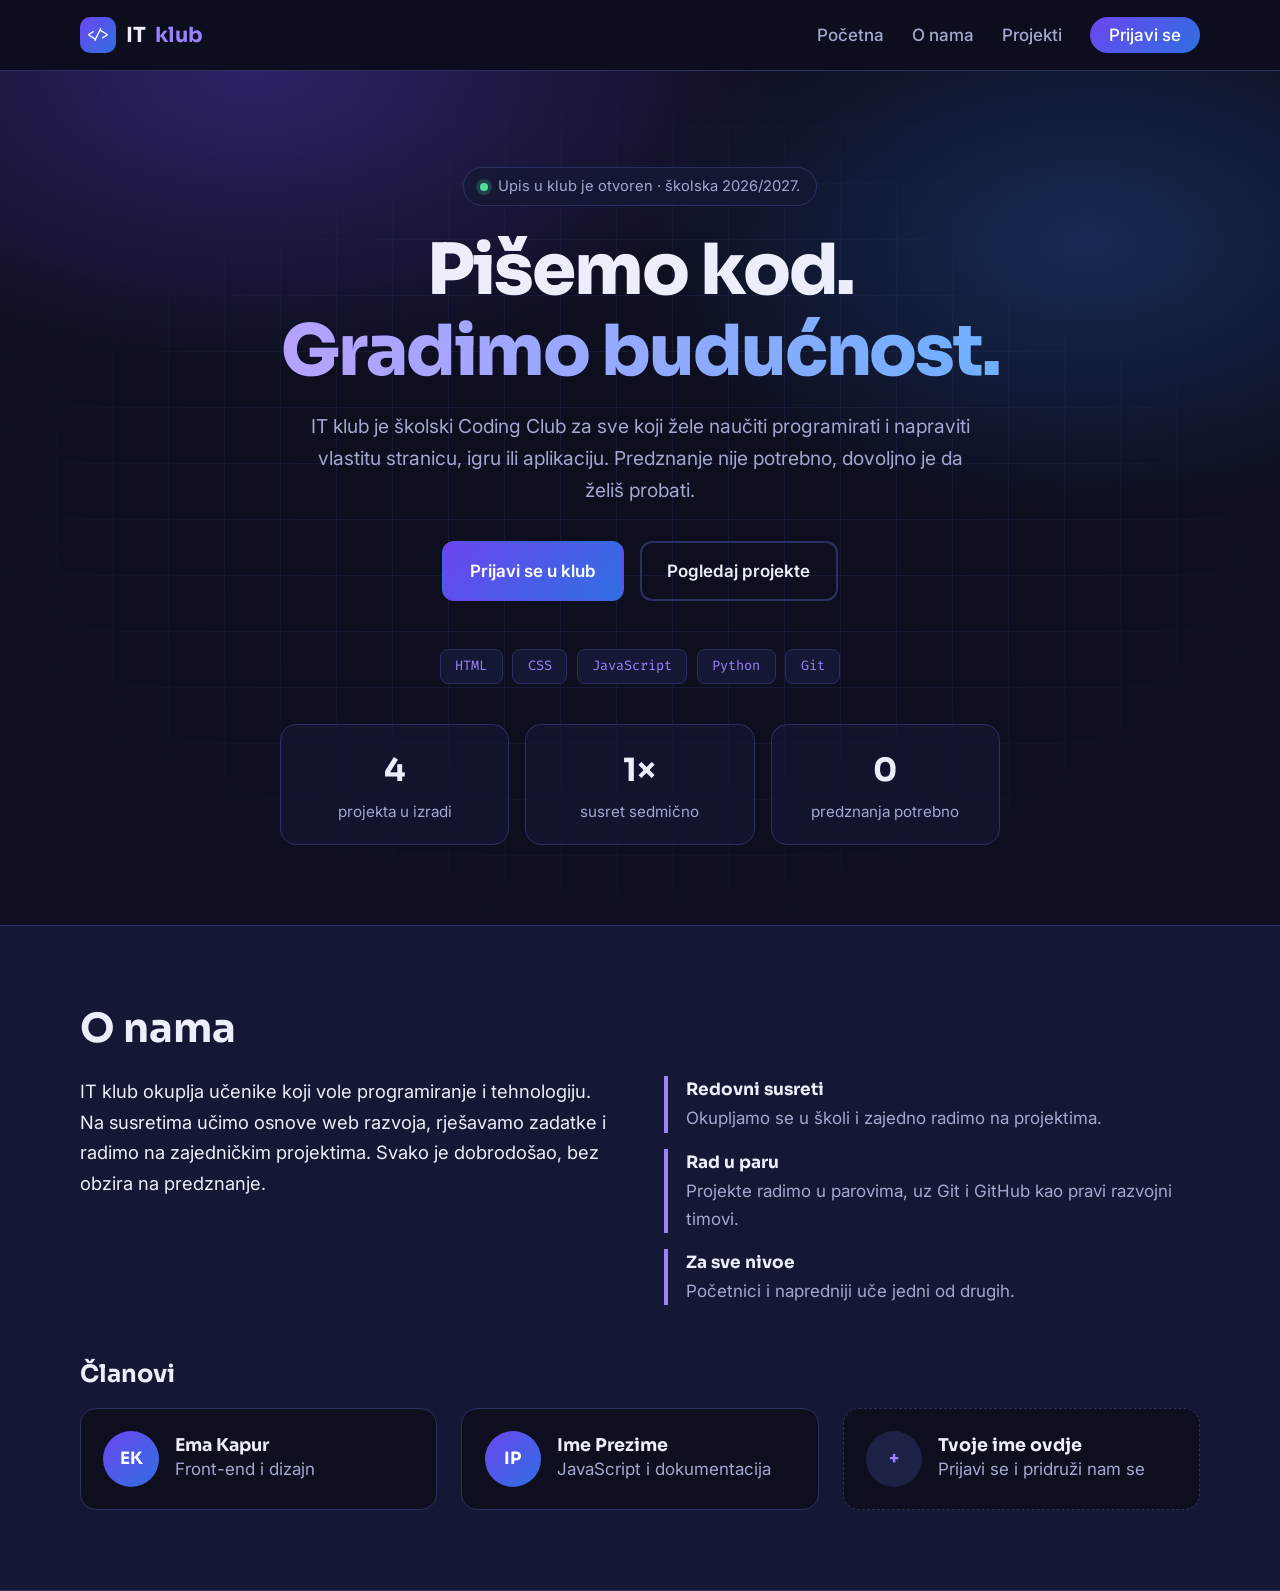
<file: korak-06/index.html>
<!DOCTYPE html>
<html lang="bs">
<head>
  <meta charset="UTF-8">
  <meta name="viewport" content="width=device-width, initial-scale=1.0">
  <meta name="description" content="IT klub – školski klub za programiranje i tehnologiju. Učimo web, igre i Python kroz prave projekte.">
  <title>IT klub | Školski Coding Club</title>
  <link rel="preconnect" href="https://fonts.googleapis.com">
  <link rel="preconnect" href="https://fonts.gstatic.com" crossorigin>
  <link href="https://fonts.googleapis.com/css2?family=Fira+Code:wght@400;500&family=Inter:wght@400;500;600&family=Sora:wght@600;700;800&display=swap" rel="stylesheet">
  <link rel="stylesheet" href="style.css">
  <link rel="icon" href="images/favicon.svg" type="image/svg+xml">
</head>
<body>
  <header class="site-header">
    <nav class="nav container" aria-label="Glavna navigacija">
      <a href="#pocetna" class="logo" aria-label="IT klub, početna"><span class="logo-mark" aria-hidden="true">&lt;/&gt;</span>IT<span class="logo-accent">klub</span></a>
      <ul class="nav-links" id="nav-links">
        <li><a href="#pocetna">Početna</a></li>
        <li><a href="#o-nama">O nama</a></li>
        <li><a href="#projekti">Projekti</a></li>
        <li><a href="#prijava" class="nav-cta">Prijavi se</a></li>
      </ul>
    </nav>
  </header>

  <main id="sadrzaj">
    <section class="hero" id="pocetna">
      <div class="container hero-inner">
        <p class="eyebrow"><span class="dot" aria-hidden="true"></span>Upis u klub je otvoren · školska 2026/2027.</p>
        <h1>Pišemo kod.<br><span class="gradient-text">Gradimo budućnost.</span></h1>
        <p class="lead">IT klub je školski Coding Club za sve koji žele naučiti programirati i napraviti vlastitu stranicu, igru ili aplikaciju. Predznanje nije potrebno, dovoljno je da želiš probati.</p>
        <div class="hero-actions">
          <a href="#prijava" class="btn btn-primary">Prijavi se u klub</a>
          <a href="#projekti" class="btn btn-ghost">Pogledaj projekte</a>
        </div>
        <ul class="chips" aria-label="Tehnologije koje učimo">
          <li>HTML</li>
          <li>CSS</li>
          <li>JavaScript</li>
          <li>Python</li>
          <li>Git</li>
        </ul>
        <ul class="stats">
          <li><strong>4</strong><span>projekta u izradi</span></li>
          <li><strong>1×</strong><span>susret sedmično</span></li>
          <li><strong>0</strong><span>predznanja potrebno</span></li>
        </ul>
      </div>
    </section>

    <section class="section section-alt" id="o-nama">
      <div class="container">
        <h2>O nama</h2>
        <div class="about-grid">
          <p>IT klub okuplja učenike koji vole programiranje i tehnologiju. Na susretima učimo osnove web razvoja, rješavamo zadatke i radimo na zajedničkim projektima. Svako je dobrodošao, bez obzira na predznanje.</p>
          <ul class="facts">
            <li><strong>Redovni susreti</strong>Okupljamo se u školi i zajedno radimo na projektima.</li>
            <li><strong>Rad u paru</strong>Projekte radimo u parovima, uz Git i GitHub kao pravi razvojni timovi.</li>
            <li><strong>Za sve nivoe</strong>Početnici i napredniji uče jedni od drugih.</li>
          </ul>
        </div>
        <h3>Članovi</h3>
        <div class="members">
          <article class="member">
            <div class="avatar" aria-hidden="true">EK</div>
            <div>
              <h4>Ema Kapur</h4>
              <p>Front-end i dizajn</p>
            </div>
          </article>
          <article class="member">
            <div class="avatar" aria-hidden="true">IP</div>
            <div>
              <h4>Ime Prezime</h4>
              <p>JavaScript i dokumentacija</p>
            </div>
          </article>
          <article class="member member-join">
            <div class="avatar" aria-hidden="true">+</div>
            <div>
              <h4>Tvoje ime ovdje</h4>
              <p>Prijavi se i pridruži nam se</p>
            </div>
          </article>
        </div>
      </div>
    </section>

  </main>

</body>
</html>
</file>
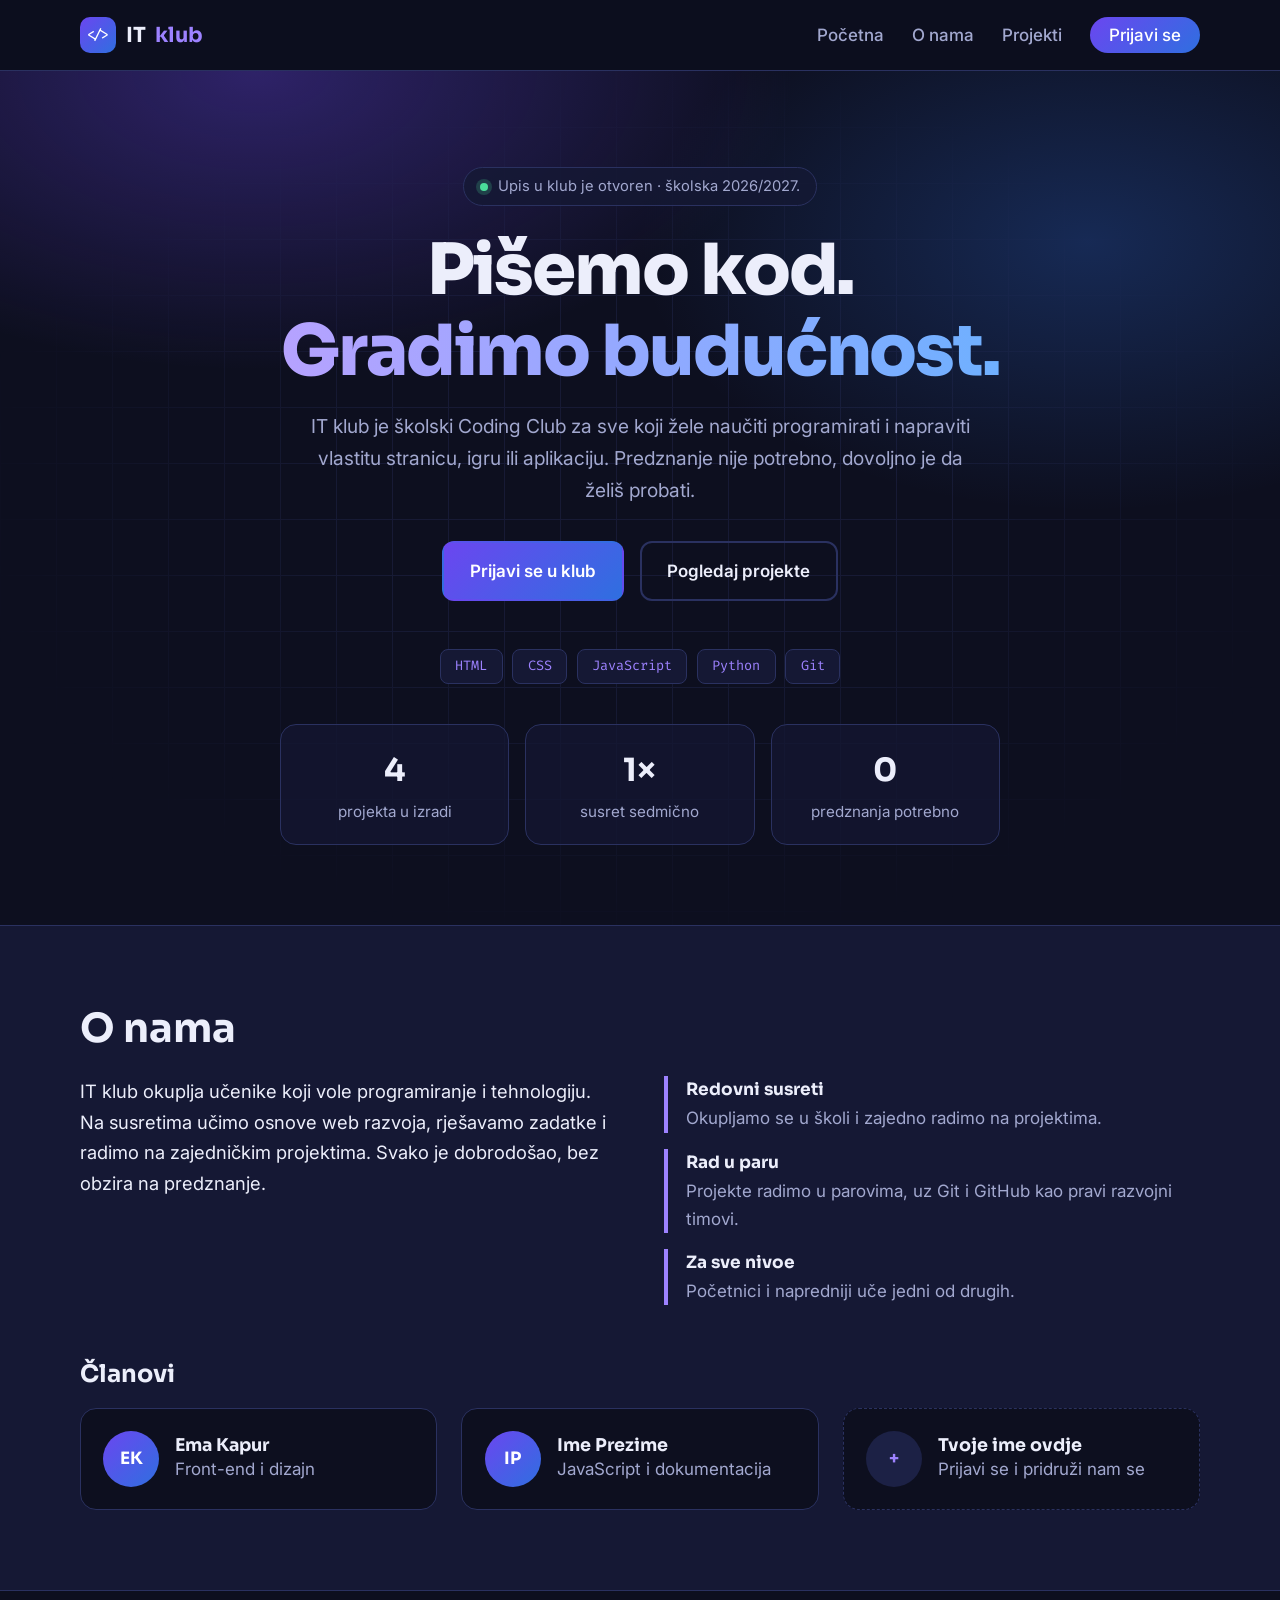
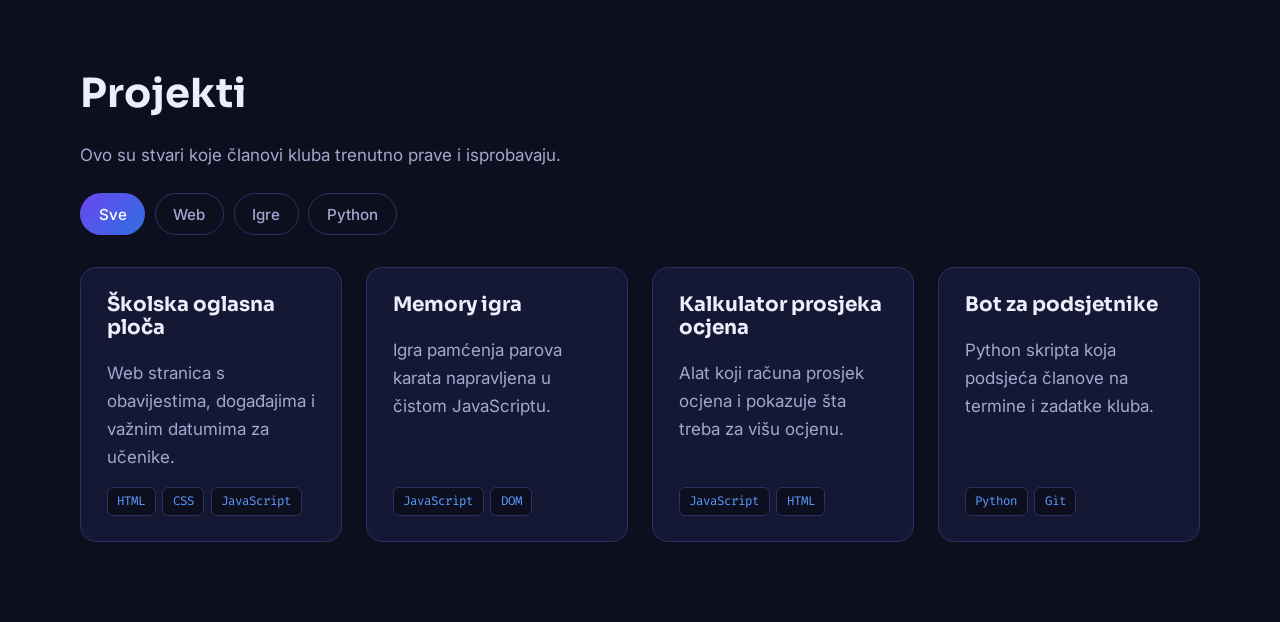
<file: korak-07/index.html>
<!DOCTYPE html>
<html lang="bs">
<head>
  <meta charset="UTF-8">
  <meta name="viewport" content="width=device-width, initial-scale=1.0">
  <meta name="description" content="IT klub – školski klub za programiranje i tehnologiju. Učimo web, igre i Python kroz prave projekte.">
  <title>IT klub | Školski Coding Club</title>
  <link rel="preconnect" href="https://fonts.googleapis.com">
  <link rel="preconnect" href="https://fonts.gstatic.com" crossorigin>
  <link href="https://fonts.googleapis.com/css2?family=Fira+Code:wght@400;500&family=Inter:wght@400;500;600&family=Sora:wght@600;700;800&display=swap" rel="stylesheet">
  <link rel="stylesheet" href="style.css">
  <link rel="icon" href="images/favicon.svg" type="image/svg+xml">
</head>
<body>
  <header class="site-header">
    <nav class="nav container" aria-label="Glavna navigacija">
      <a href="#pocetna" class="logo" aria-label="IT klub, početna"><span class="logo-mark" aria-hidden="true">&lt;/&gt;</span>IT<span class="logo-accent">klub</span></a>
      <ul class="nav-links" id="nav-links">
        <li><a href="#pocetna">Početna</a></li>
        <li><a href="#o-nama">O nama</a></li>
        <li><a href="#projekti">Projekti</a></li>
        <li><a href="#prijava" class="nav-cta">Prijavi se</a></li>
      </ul>
    </nav>
  </header>

  <main id="sadrzaj">
    <section class="hero" id="pocetna">
      <div class="container hero-inner">
        <p class="eyebrow"><span class="dot" aria-hidden="true"></span>Upis u klub je otvoren · školska 2026/2027.</p>
        <h1>Pišemo kod.<br><span class="gradient-text">Gradimo budućnost.</span></h1>
        <p class="lead">IT klub je školski Coding Club za sve koji žele naučiti programirati i napraviti vlastitu stranicu, igru ili aplikaciju. Predznanje nije potrebno, dovoljno je da želiš probati.</p>
        <div class="hero-actions">
          <a href="#prijava" class="btn btn-primary">Prijavi se u klub</a>
          <a href="#projekti" class="btn btn-ghost">Pogledaj projekte</a>
        </div>
        <ul class="chips" aria-label="Tehnologije koje učimo">
          <li>HTML</li>
          <li>CSS</li>
          <li>JavaScript</li>
          <li>Python</li>
          <li>Git</li>
        </ul>
        <ul class="stats">
          <li><strong>4</strong><span>projekta u izradi</span></li>
          <li><strong>1×</strong><span>susret sedmično</span></li>
          <li><strong>0</strong><span>predznanja potrebno</span></li>
        </ul>
      </div>
    </section>

    <section class="section section-alt" id="o-nama">
      <div class="container">
        <h2>O nama</h2>
        <div class="about-grid">
          <p>IT klub okuplja učenike koji vole programiranje i tehnologiju. Na susretima učimo osnove web razvoja, rješavamo zadatke i radimo na zajedničkim projektima. Svako je dobrodošao, bez obzira na predznanje.</p>
          <ul class="facts">
            <li><strong>Redovni susreti</strong>Okupljamo se u školi i zajedno radimo na projektima.</li>
            <li><strong>Rad u paru</strong>Projekte radimo u parovima, uz Git i GitHub kao pravi razvojni timovi.</li>
            <li><strong>Za sve nivoe</strong>Početnici i napredniji uče jedni od drugih.</li>
          </ul>
        </div>
        <h3>Članovi</h3>
        <div class="members">
          <article class="member">
            <div class="avatar" aria-hidden="true">EK</div>
            <div>
              <h4>Ema Kapur</h4>
              <p>Front-end i dizajn</p>
            </div>
          </article>
          <article class="member">
            <div class="avatar" aria-hidden="true">IP</div>
            <div>
              <h4>Ime Prezime</h4>
              <p>JavaScript i dokumentacija</p>
            </div>
          </article>
          <article class="member member-join">
            <div class="avatar" aria-hidden="true">+</div>
            <div>
              <h4>Tvoje ime ovdje</h4>
              <p>Prijavi se i pridruži nam se</p>
            </div>
          </article>
        </div>
      </div>
    </section>

    <section class="section" id="projekti">
      <div class="container">
        <h2>Projekti</h2>
        <p class="section-intro">Ovo su stvari koje članovi kluba trenutno prave i isprobavaju.</p>
        <div class="filters" role="group" aria-label="Filter projekata">
          <button type="button" class="filter-btn active" data-filter="sve" aria-pressed="true">Sve</button>
          <button type="button" class="filter-btn" data-filter="web" aria-pressed="false">Web</button>
          <button type="button" class="filter-btn" data-filter="igre" aria-pressed="false">Igre</button>
          <button type="button" class="filter-btn" data-filter="python" aria-pressed="false">Python</button>
        </div>
        <div class="projects" id="projekti-lista">
          <article class="project" data-kategorija="web">
            <h3>Školska oglasna ploča</h3>
            <p>Web stranica s obavijestima, događajima i važnim datumima za učenike.</p>
            <ul class="tags"><li>HTML</li><li>CSS</li><li>JavaScript</li></ul>
          </article>
          <article class="project" data-kategorija="igre">
            <h3>Memory igra</h3>
            <p>Igra pamćenja parova karata napravljena u čistom JavaScriptu.</p>
            <ul class="tags"><li>JavaScript</li><li>DOM</li></ul>
          </article>
          <article class="project" data-kategorija="web">
            <h3>Kalkulator prosjeka ocjena</h3>
            <p>Alat koji računa prosjek ocjena i pokazuje šta treba za višu ocjenu.</p>
            <ul class="tags"><li>JavaScript</li><li>HTML</li></ul>
          </article>
          <article class="project" data-kategorija="python">
            <h3>Bot za podsjetnike</h3>
            <p>Python skripta koja podsjeća članove na termine i zadatke kluba.</p>
            <ul class="tags"><li>Python</li><li>Git</li></ul>
          </article>
        </div>
      </div>
    </section>

  </main>

</body>
</html>
</file>
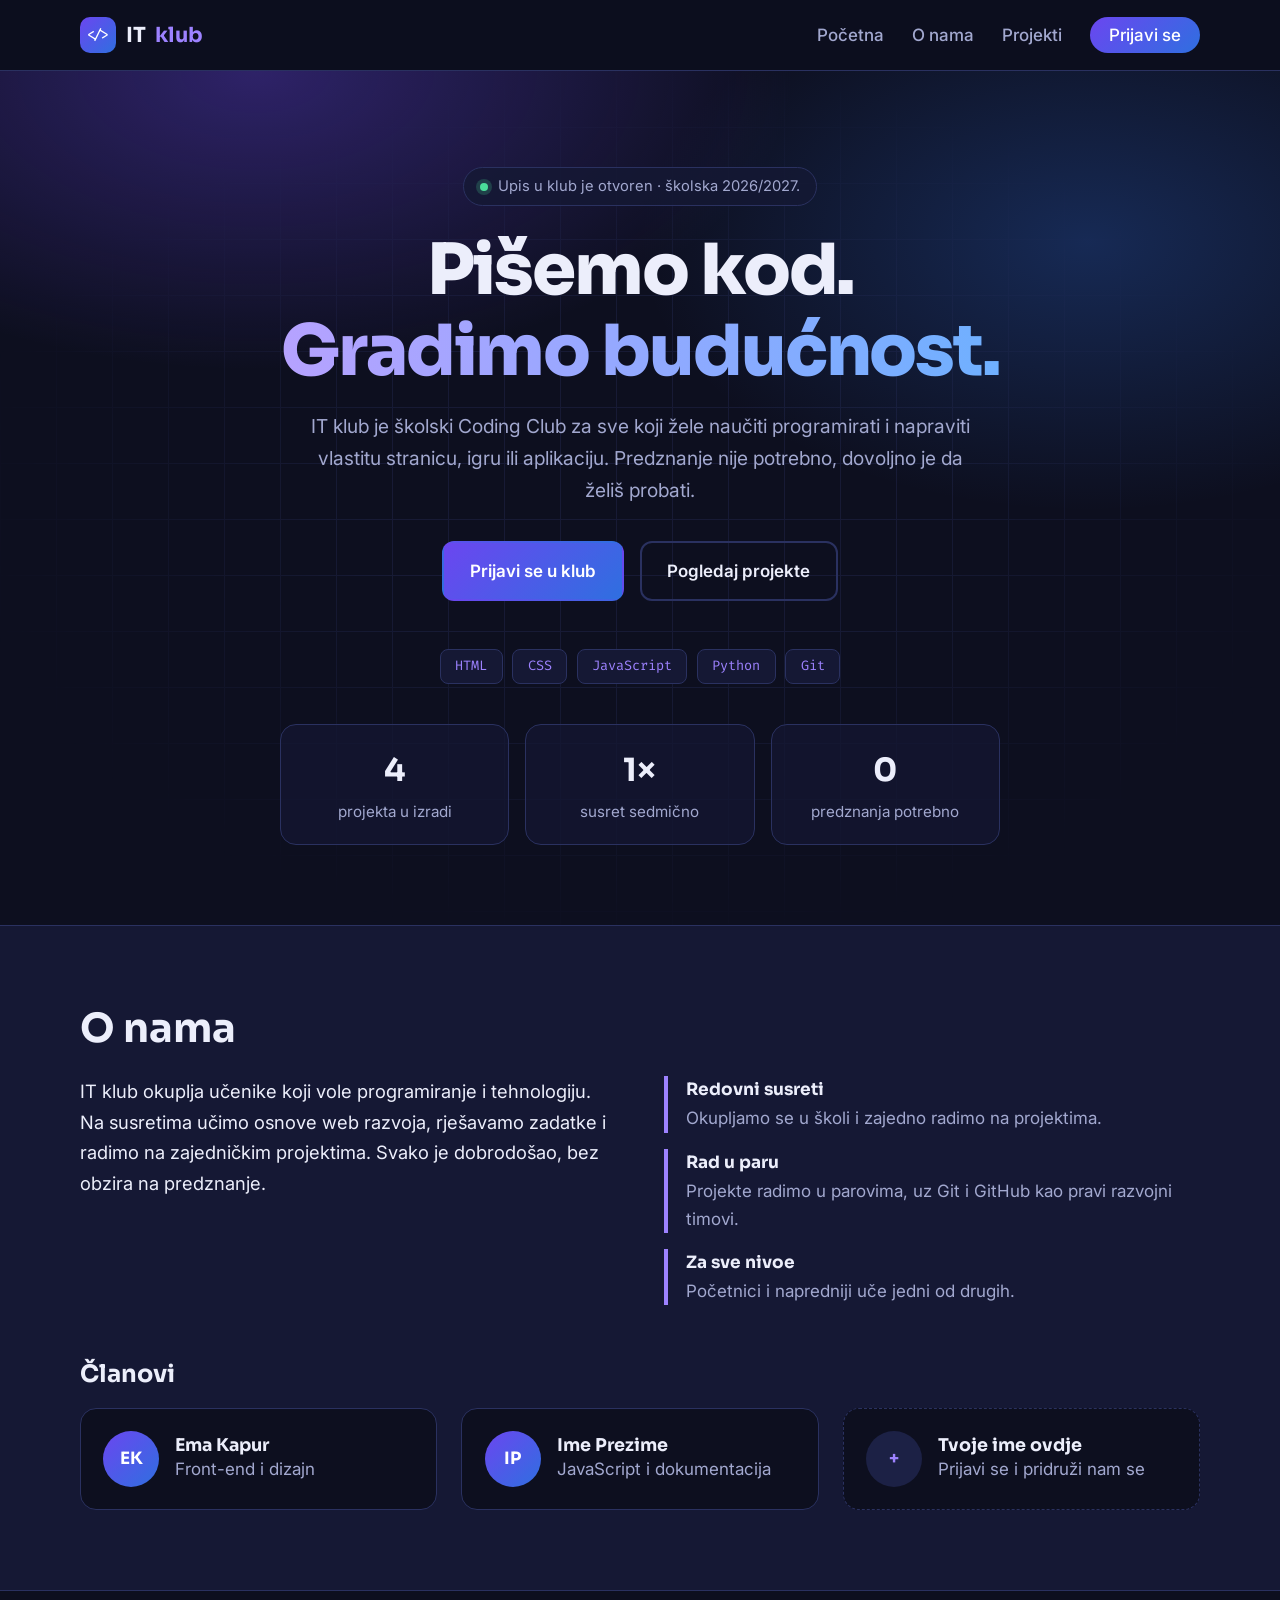
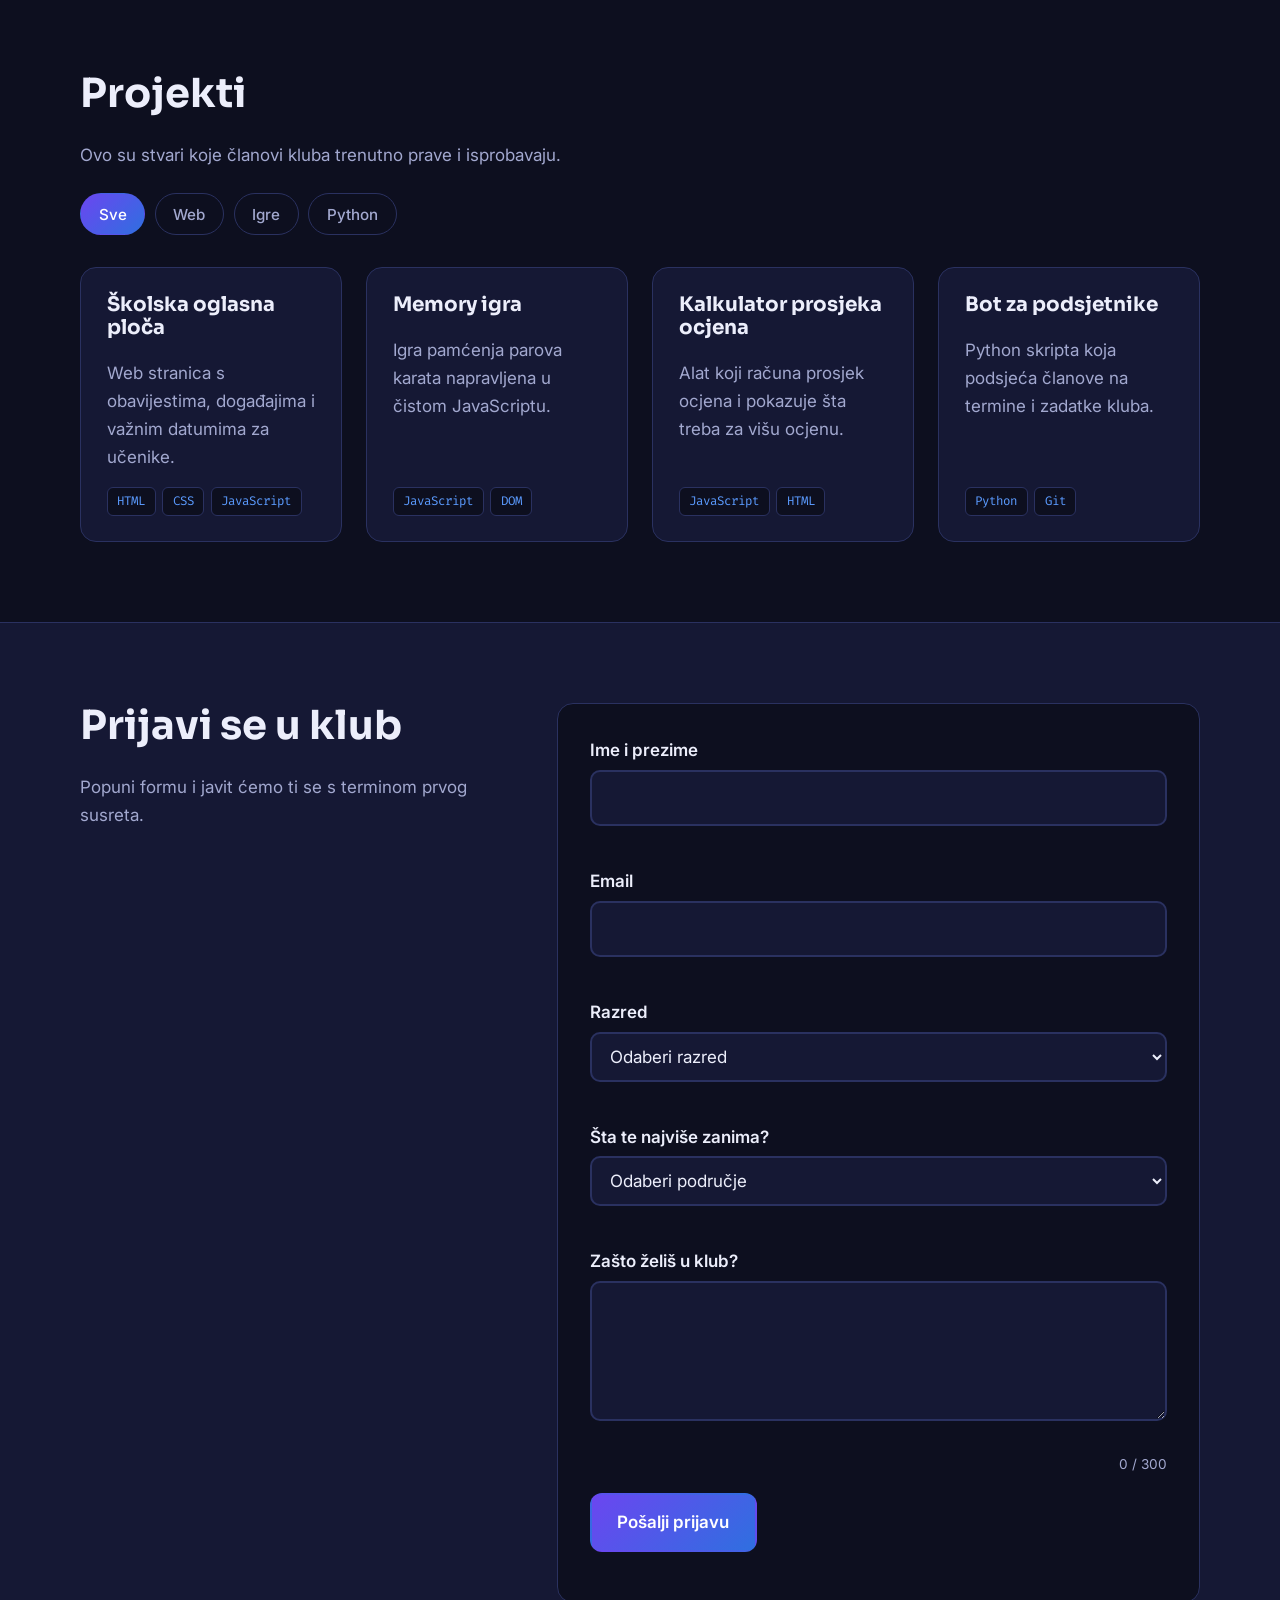
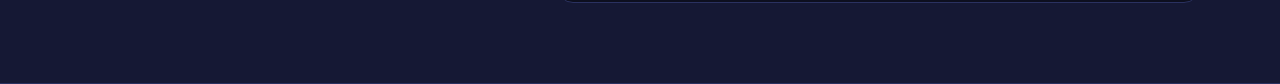
<file: korak-08/index.html>
<!DOCTYPE html>
<html lang="bs">
<head>
  <meta charset="UTF-8">
  <meta name="viewport" content="width=device-width, initial-scale=1.0">
  <meta name="description" content="IT klub – školski klub za programiranje i tehnologiju. Učimo web, igre i Python kroz prave projekte.">
  <title>IT klub | Školski Coding Club</title>
  <link rel="preconnect" href="https://fonts.googleapis.com">
  <link rel="preconnect" href="https://fonts.gstatic.com" crossorigin>
  <link href="https://fonts.googleapis.com/css2?family=Fira+Code:wght@400;500&family=Inter:wght@400;500;600&family=Sora:wght@600;700;800&display=swap" rel="stylesheet">
  <link rel="stylesheet" href="style.css">
  <link rel="icon" href="images/favicon.svg" type="image/svg+xml">
</head>
<body>
  <header class="site-header">
    <nav class="nav container" aria-label="Glavna navigacija">
      <a href="#pocetna" class="logo" aria-label="IT klub, početna"><span class="logo-mark" aria-hidden="true">&lt;/&gt;</span>IT<span class="logo-accent">klub</span></a>
      <ul class="nav-links" id="nav-links">
        <li><a href="#pocetna">Početna</a></li>
        <li><a href="#o-nama">O nama</a></li>
        <li><a href="#projekti">Projekti</a></li>
        <li><a href="#prijava" class="nav-cta">Prijavi se</a></li>
      </ul>
    </nav>
  </header>

  <main id="sadrzaj">
    <section class="hero" id="pocetna">
      <div class="container hero-inner">
        <p class="eyebrow"><span class="dot" aria-hidden="true"></span>Upis u klub je otvoren · školska 2026/2027.</p>
        <h1>Pišemo kod.<br><span class="gradient-text">Gradimo budućnost.</span></h1>
        <p class="lead">IT klub je školski Coding Club za sve koji žele naučiti programirati i napraviti vlastitu stranicu, igru ili aplikaciju. Predznanje nije potrebno, dovoljno je da želiš probati.</p>
        <div class="hero-actions">
          <a href="#prijava" class="btn btn-primary">Prijavi se u klub</a>
          <a href="#projekti" class="btn btn-ghost">Pogledaj projekte</a>
        </div>
        <ul class="chips" aria-label="Tehnologije koje učimo">
          <li>HTML</li>
          <li>CSS</li>
          <li>JavaScript</li>
          <li>Python</li>
          <li>Git</li>
        </ul>
        <ul class="stats">
          <li><strong>4</strong><span>projekta u izradi</span></li>
          <li><strong>1×</strong><span>susret sedmično</span></li>
          <li><strong>0</strong><span>predznanja potrebno</span></li>
        </ul>
      </div>
    </section>

    <section class="section section-alt" id="o-nama">
      <div class="container">
        <h2>O nama</h2>
        <div class="about-grid">
          <p>IT klub okuplja učenike koji vole programiranje i tehnologiju. Na susretima učimo osnove web razvoja, rješavamo zadatke i radimo na zajedničkim projektima. Svako je dobrodošao, bez obzira na predznanje.</p>
          <ul class="facts">
            <li><strong>Redovni susreti</strong>Okupljamo se u školi i zajedno radimo na projektima.</li>
            <li><strong>Rad u paru</strong>Projekte radimo u parovima, uz Git i GitHub kao pravi razvojni timovi.</li>
            <li><strong>Za sve nivoe</strong>Početnici i napredniji uče jedni od drugih.</li>
          </ul>
        </div>
        <h3>Članovi</h3>
        <div class="members">
          <article class="member">
            <div class="avatar" aria-hidden="true">EK</div>
            <div>
              <h4>Ema Kapur</h4>
              <p>Front-end i dizajn</p>
            </div>
          </article>
          <article class="member">
            <div class="avatar" aria-hidden="true">IP</div>
            <div>
              <h4>Ime Prezime</h4>
              <p>JavaScript i dokumentacija</p>
            </div>
          </article>
          <article class="member member-join">
            <div class="avatar" aria-hidden="true">+</div>
            <div>
              <h4>Tvoje ime ovdje</h4>
              <p>Prijavi se i pridruži nam se</p>
            </div>
          </article>
        </div>
      </div>
    </section>

    <section class="section" id="projekti">
      <div class="container">
        <h2>Projekti</h2>
        <p class="section-intro">Ovo su stvari koje članovi kluba trenutno prave i isprobavaju.</p>
        <div class="filters" role="group" aria-label="Filter projekata">
          <button type="button" class="filter-btn active" data-filter="sve" aria-pressed="true">Sve</button>
          <button type="button" class="filter-btn" data-filter="web" aria-pressed="false">Web</button>
          <button type="button" class="filter-btn" data-filter="igre" aria-pressed="false">Igre</button>
          <button type="button" class="filter-btn" data-filter="python" aria-pressed="false">Python</button>
        </div>
        <div class="projects" id="projekti-lista">
          <article class="project" data-kategorija="web">
            <h3>Školska oglasna ploča</h3>
            <p>Web stranica s obavijestima, događajima i važnim datumima za učenike.</p>
            <ul class="tags"><li>HTML</li><li>CSS</li><li>JavaScript</li></ul>
          </article>
          <article class="project" data-kategorija="igre">
            <h3>Memory igra</h3>
            <p>Igra pamćenja parova karata napravljena u čistom JavaScriptu.</p>
            <ul class="tags"><li>JavaScript</li><li>DOM</li></ul>
          </article>
          <article class="project" data-kategorija="web">
            <h3>Kalkulator prosjeka ocjena</h3>
            <p>Alat koji računa prosjek ocjena i pokazuje šta treba za višu ocjenu.</p>
            <ul class="tags"><li>JavaScript</li><li>HTML</li></ul>
          </article>
          <article class="project" data-kategorija="python">
            <h3>Bot za podsjetnike</h3>
            <p>Python skripta koja podsjeća članove na termine i zadatke kluba.</p>
            <ul class="tags"><li>Python</li><li>Git</li></ul>
          </article>
        </div>
      </div>
    </section>

    <section class="section section-alt" id="prijava">
      <div class="container contact-grid">
        <div>
          <h2>Prijavi se u klub</h2>
          <p class="section-intro">Popuni formu i javit ćemo ti se s terminom prvog susreta.</p>
        </div>
        <form class="form" id="prijava-forma" novalidate>
          <div class="form-field">
            <label for="ime">Ime i prezime</label>
            <input type="text" id="ime" name="ime" autocomplete="name">
            <small class="field-error"></small>
          </div>
          <div class="form-field">
            <label for="email">Email</label>
            <input type="email" id="email" name="email" autocomplete="email">
            <small class="field-error"></small>
          </div>
          <div class="form-field">
            <label for="razred">Razred</label>
            <select id="razred" name="razred">
              <option value="">Odaberi razred</option>
              <option value="1">1. razred</option>
              <option value="2">2. razred</option>
              <option value="3">3. razred</option>
              <option value="4">4. razred</option>
            </select>
            <small class="field-error"></small>
          </div>
          <div class="form-field">
            <label for="interes">Šta te najviše zanima?</label>
            <select id="interes" name="interes">
              <option value="">Odaberi područje</option>
              <option value="web">Web stranice</option>
              <option value="igre">Igre</option>
              <option value="python">Python i automatizacija</option>
              <option value="ne-znam">Još ne znam</option>
            </select>
            <small class="field-error"></small>
          </div>
          <div class="form-field">
            <label for="poruka">Zašto želiš u klub?</label>
            <textarea id="poruka" name="poruka" rows="4" maxlength="300"></textarea>
            <small class="field-error"></small>
            <small class="counter" id="brojac" aria-hidden="true">0 / 300</small>
          </div>
          <button type="submit" class="btn btn-primary">Pošalji prijavu</button>
          <p class="form-status" id="forma-status" role="status"></p>
        </form>
      </div>
    </section>
  </main>

</body>
</html>
</file>
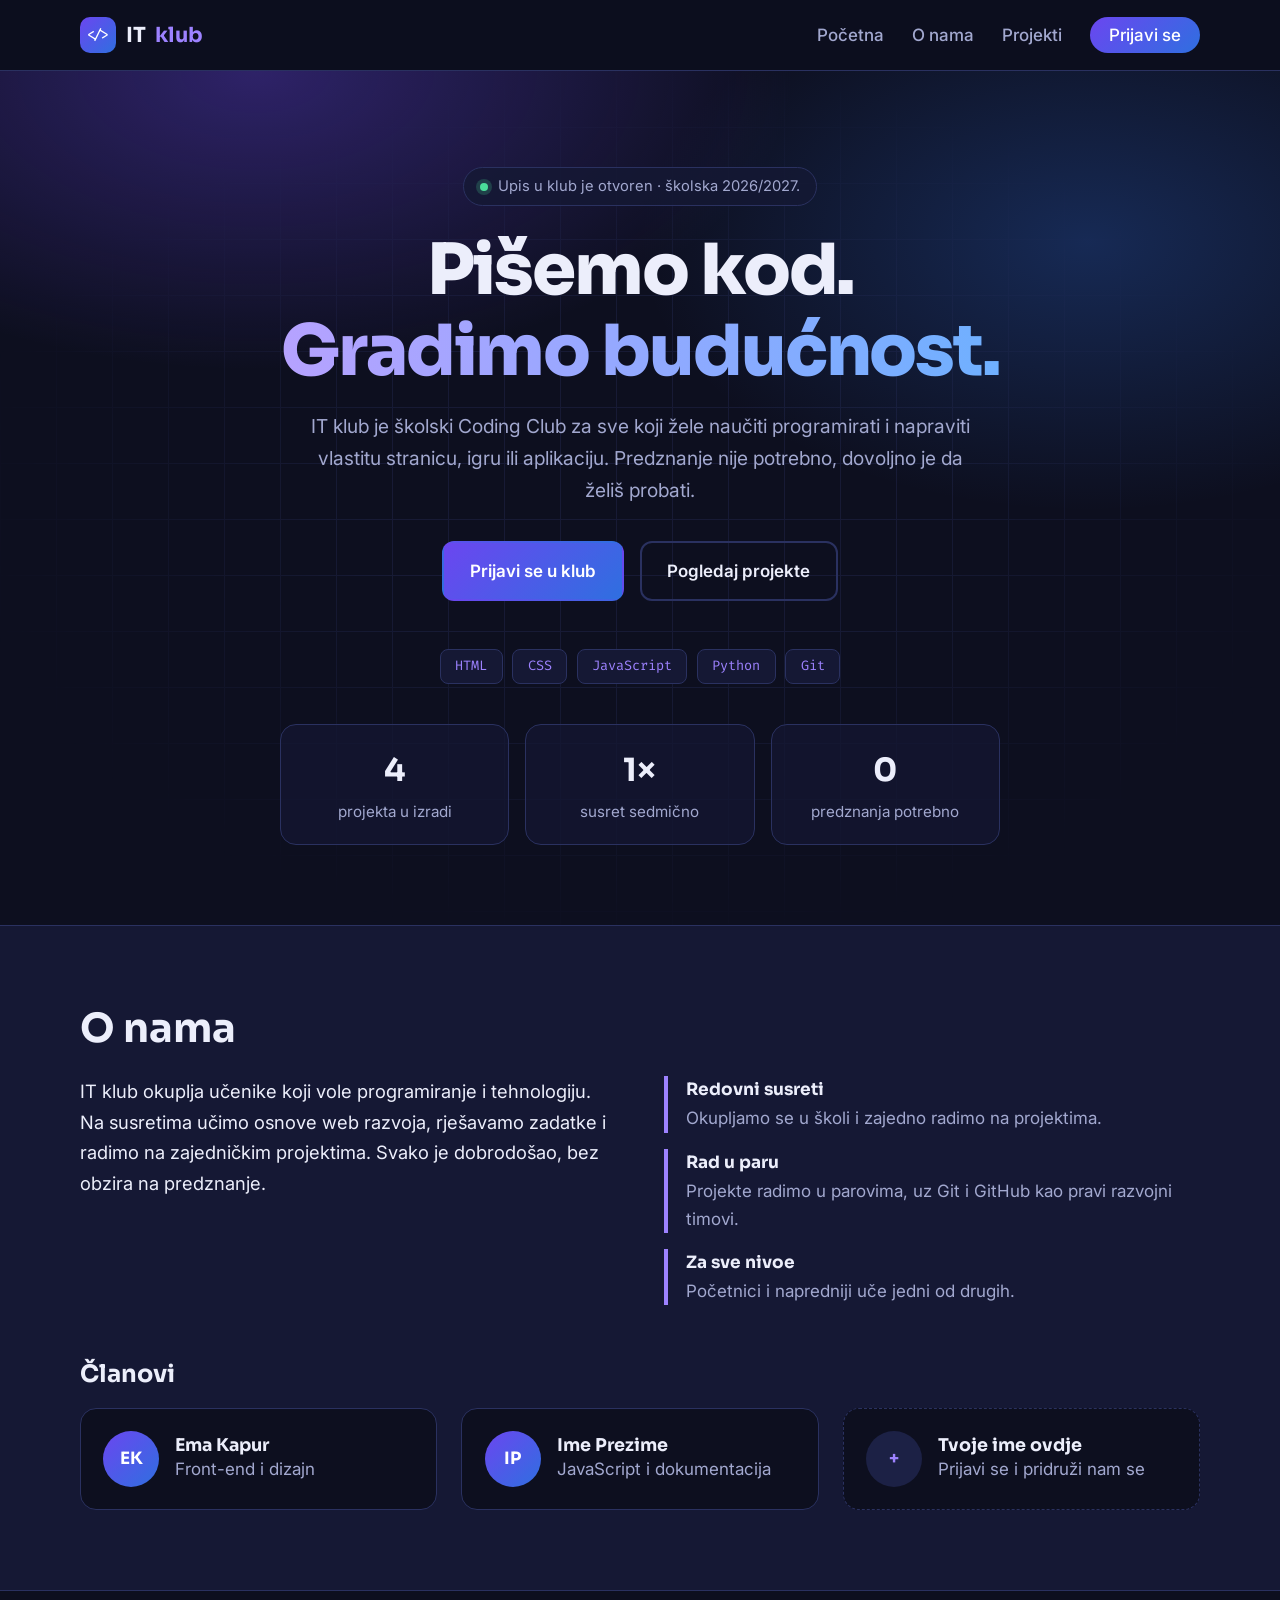
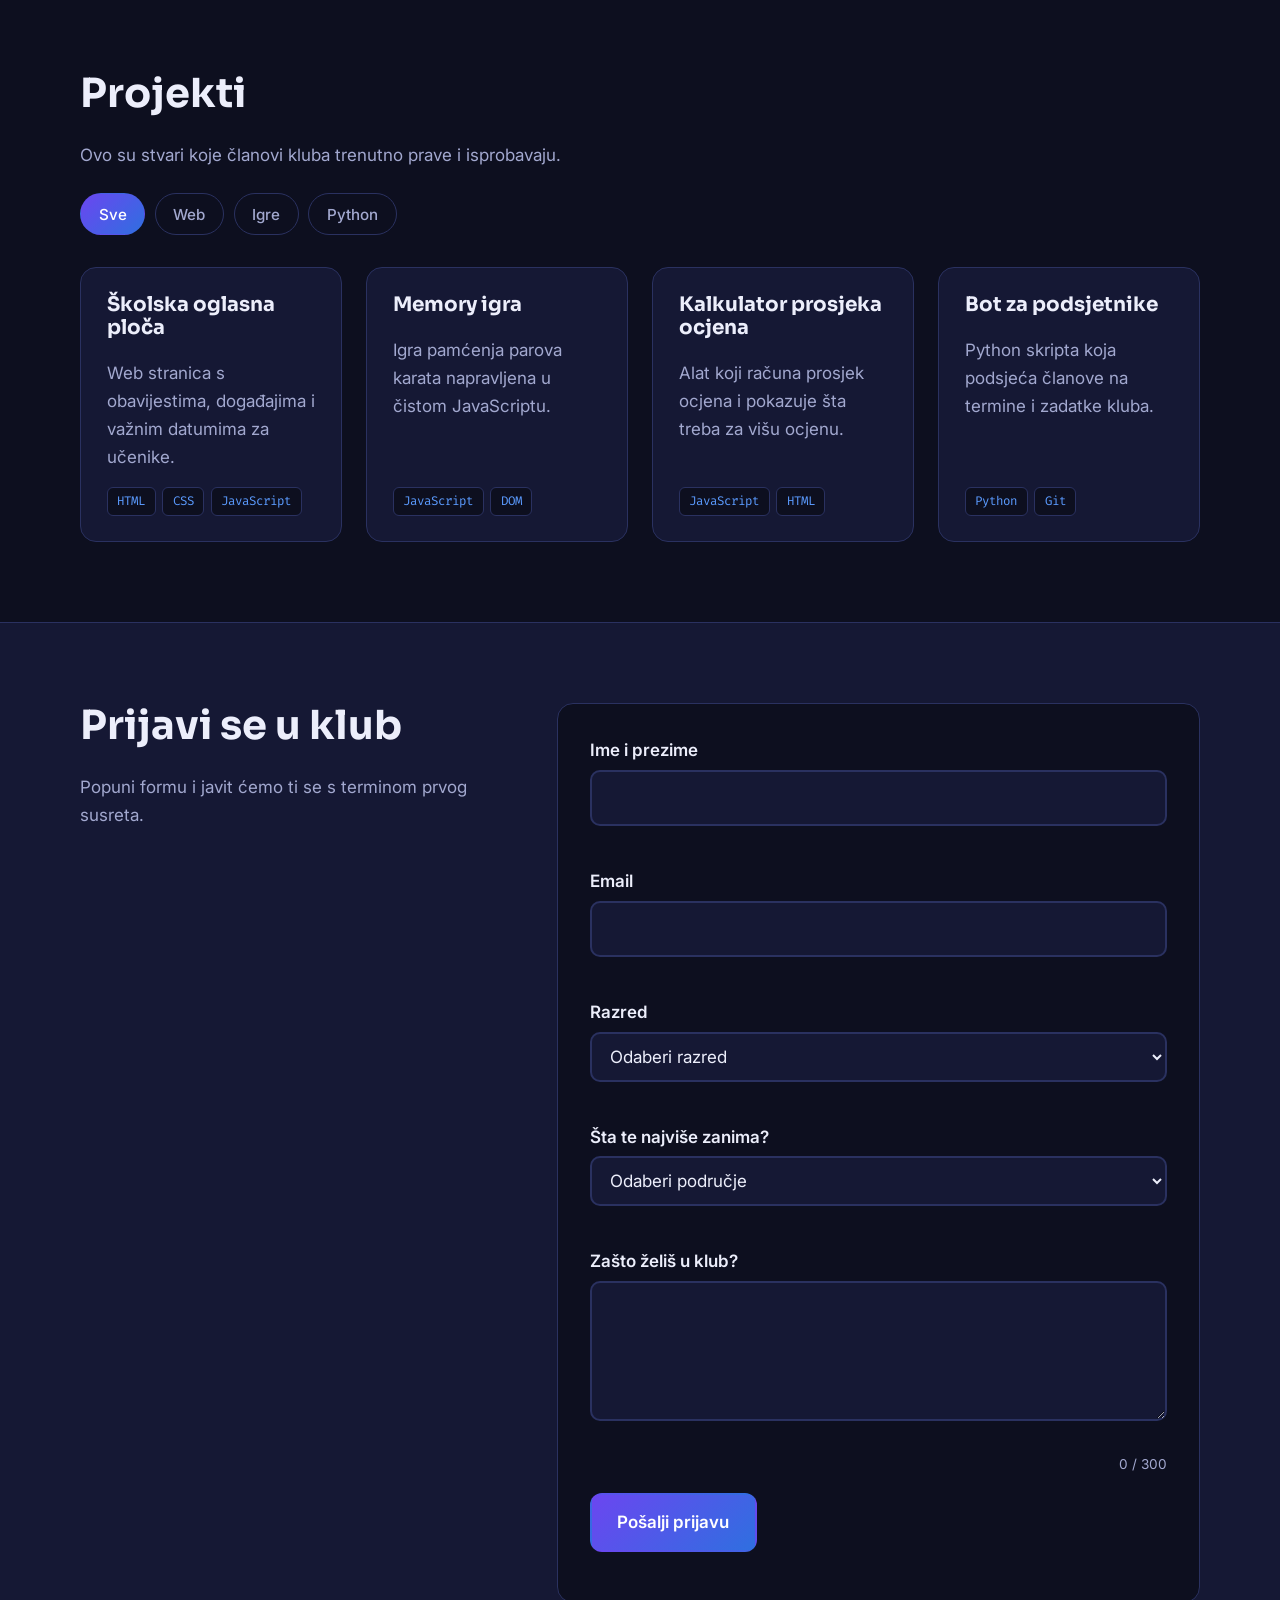
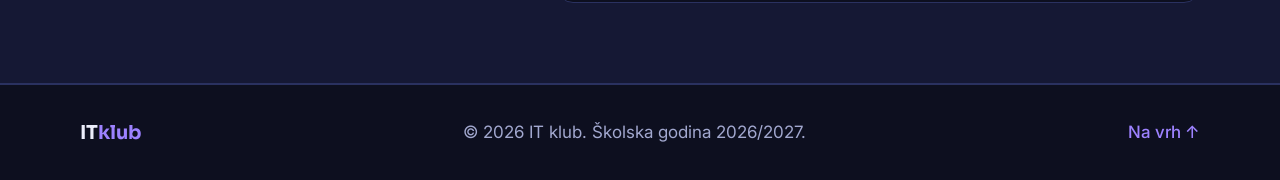
<file: korak-09/index.html>
<!DOCTYPE html>
<html lang="bs">
<head>
  <meta charset="UTF-8">
  <meta name="viewport" content="width=device-width, initial-scale=1.0">
  <meta name="description" content="IT klub – školski klub za programiranje i tehnologiju. Učimo web, igre i Python kroz prave projekte.">
  <title>IT klub | Školski Coding Club</title>
  <link rel="preconnect" href="https://fonts.googleapis.com">
  <link rel="preconnect" href="https://fonts.gstatic.com" crossorigin>
  <link href="https://fonts.googleapis.com/css2?family=Fira+Code:wght@400;500&family=Inter:wght@400;500;600&family=Sora:wght@600;700;800&display=swap" rel="stylesheet">
  <link rel="stylesheet" href="style.css">
  <link rel="icon" href="images/favicon.svg" type="image/svg+xml">
</head>
<body>
  <header class="site-header">
    <nav class="nav container" aria-label="Glavna navigacija">
      <a href="#pocetna" class="logo" aria-label="IT klub, početna"><span class="logo-mark" aria-hidden="true">&lt;/&gt;</span>IT<span class="logo-accent">klub</span></a>
      <ul class="nav-links" id="nav-links">
        <li><a href="#pocetna">Početna</a></li>
        <li><a href="#o-nama">O nama</a></li>
        <li><a href="#projekti">Projekti</a></li>
        <li><a href="#prijava" class="nav-cta">Prijavi se</a></li>
      </ul>
    </nav>
  </header>

  <main id="sadrzaj">
    <section class="hero" id="pocetna">
      <div class="container hero-inner">
        <p class="eyebrow"><span class="dot" aria-hidden="true"></span>Upis u klub je otvoren · školska 2026/2027.</p>
        <h1>Pišemo kod.<br><span class="gradient-text">Gradimo budućnost.</span></h1>
        <p class="lead">IT klub je školski Coding Club za sve koji žele naučiti programirati i napraviti vlastitu stranicu, igru ili aplikaciju. Predznanje nije potrebno, dovoljno je da želiš probati.</p>
        <div class="hero-actions">
          <a href="#prijava" class="btn btn-primary">Prijavi se u klub</a>
          <a href="#projekti" class="btn btn-ghost">Pogledaj projekte</a>
        </div>
        <ul class="chips" aria-label="Tehnologije koje učimo">
          <li>HTML</li>
          <li>CSS</li>
          <li>JavaScript</li>
          <li>Python</li>
          <li>Git</li>
        </ul>
        <ul class="stats">
          <li><strong>4</strong><span>projekta u izradi</span></li>
          <li><strong>1×</strong><span>susret sedmično</span></li>
          <li><strong>0</strong><span>predznanja potrebno</span></li>
        </ul>
      </div>
    </section>

    <section class="section section-alt" id="o-nama">
      <div class="container">
        <h2>O nama</h2>
        <div class="about-grid">
          <p>IT klub okuplja učenike koji vole programiranje i tehnologiju. Na susretima učimo osnove web razvoja, rješavamo zadatke i radimo na zajedničkim projektima. Svako je dobrodošao, bez obzira na predznanje.</p>
          <ul class="facts">
            <li><strong>Redovni susreti</strong>Okupljamo se u školi i zajedno radimo na projektima.</li>
            <li><strong>Rad u paru</strong>Projekte radimo u parovima, uz Git i GitHub kao pravi razvojni timovi.</li>
            <li><strong>Za sve nivoe</strong>Početnici i napredniji uče jedni od drugih.</li>
          </ul>
        </div>
        <h3>Članovi</h3>
        <div class="members">
          <article class="member">
            <div class="avatar" aria-hidden="true">EK</div>
            <div>
              <h4>Ema Kapur</h4>
              <p>Front-end i dizajn</p>
            </div>
          </article>
          <article class="member">
            <div class="avatar" aria-hidden="true">IP</div>
            <div>
              <h4>Ime Prezime</h4>
              <p>JavaScript i dokumentacija</p>
            </div>
          </article>
          <article class="member member-join">
            <div class="avatar" aria-hidden="true">+</div>
            <div>
              <h4>Tvoje ime ovdje</h4>
              <p>Prijavi se i pridruži nam se</p>
            </div>
          </article>
        </div>
      </div>
    </section>

    <section class="section" id="projekti">
      <div class="container">
        <h2>Projekti</h2>
        <p class="section-intro">Ovo su stvari koje članovi kluba trenutno prave i isprobavaju.</p>
        <div class="filters" role="group" aria-label="Filter projekata">
          <button type="button" class="filter-btn active" data-filter="sve" aria-pressed="true">Sve</button>
          <button type="button" class="filter-btn" data-filter="web" aria-pressed="false">Web</button>
          <button type="button" class="filter-btn" data-filter="igre" aria-pressed="false">Igre</button>
          <button type="button" class="filter-btn" data-filter="python" aria-pressed="false">Python</button>
        </div>
        <div class="projects" id="projekti-lista">
          <article class="project" data-kategorija="web">
            <h3>Školska oglasna ploča</h3>
            <p>Web stranica s obavijestima, događajima i važnim datumima za učenike.</p>
            <ul class="tags"><li>HTML</li><li>CSS</li><li>JavaScript</li></ul>
          </article>
          <article class="project" data-kategorija="igre">
            <h3>Memory igra</h3>
            <p>Igra pamćenja parova karata napravljena u čistom JavaScriptu.</p>
            <ul class="tags"><li>JavaScript</li><li>DOM</li></ul>
          </article>
          <article class="project" data-kategorija="web">
            <h3>Kalkulator prosjeka ocjena</h3>
            <p>Alat koji računa prosjek ocjena i pokazuje šta treba za višu ocjenu.</p>
            <ul class="tags"><li>JavaScript</li><li>HTML</li></ul>
          </article>
          <article class="project" data-kategorija="python">
            <h3>Bot za podsjetnike</h3>
            <p>Python skripta koja podsjeća članove na termine i zadatke kluba.</p>
            <ul class="tags"><li>Python</li><li>Git</li></ul>
          </article>
        </div>
      </div>
    </section>

    <section class="section section-alt" id="prijava">
      <div class="container contact-grid">
        <div>
          <h2>Prijavi se u klub</h2>
          <p class="section-intro">Popuni formu i javit ćemo ti se s terminom prvog susreta.</p>
        </div>
        <form class="form" id="prijava-forma" novalidate>
          <div class="form-field">
            <label for="ime">Ime i prezime</label>
            <input type="text" id="ime" name="ime" autocomplete="name">
            <small class="field-error"></small>
          </div>
          <div class="form-field">
            <label for="email">Email</label>
            <input type="email" id="email" name="email" autocomplete="email">
            <small class="field-error"></small>
          </div>
          <div class="form-field">
            <label for="razred">Razred</label>
            <select id="razred" name="razred">
              <option value="">Odaberi razred</option>
              <option value="1">1. razred</option>
              <option value="2">2. razred</option>
              <option value="3">3. razred</option>
              <option value="4">4. razred</option>
            </select>
            <small class="field-error"></small>
          </div>
          <div class="form-field">
            <label for="interes">Šta te najviše zanima?</label>
            <select id="interes" name="interes">
              <option value="">Odaberi područje</option>
              <option value="web">Web stranice</option>
              <option value="igre">Igre</option>
              <option value="python">Python i automatizacija</option>
              <option value="ne-znam">Još ne znam</option>
            </select>
            <small class="field-error"></small>
          </div>
          <div class="form-field">
            <label for="poruka">Zašto želiš u klub?</label>
            <textarea id="poruka" name="poruka" rows="4" maxlength="300"></textarea>
            <small class="field-error"></small>
            <small class="counter" id="brojac" aria-hidden="true">0 / 300</small>
          </div>
          <button type="submit" class="btn btn-primary">Pošalji prijavu</button>
          <p class="form-status" id="forma-status" role="status"></p>
        </form>
      </div>
    </section>
  </main>

  <footer class="site-footer">
    <div class="container footer-inner">
      <p class="footer-logo">IT<span>klub</span></p>
      <p>&copy; 2026 IT klub. Školska godina 2026/2027.</p>
      <a href="#pocetna" class="to-top">Na vrh &uarr;</a>
    </div>
  </footer>

</body>
</html>
</file>
<file: korak-03/style.css>
/* ===== Varijable i osnovni stilovi ===== */
:root {
  --bg: #0d0f1f;
  --surface: #151834;
  --surface-2: #1c2145;
  --line: #2a3160;
  --text: #eceefb;
  --muted: #a2a8cf;
  --violet: #9d82ff;
  --blue: #5b9bff;
  --mint: #4ade9a;
  --error: #ff7a90;
  --btn-a: #6b46f0;
  --btn-b: #2f6fe0;
  --grad: linear-gradient(135deg, var(--btn-a), var(--btn-b));
  --font-head: "Sora", system-ui, sans-serif;
  --font-body: "Inter", system-ui, sans-serif;
  --font-code: "Fira Code", ui-monospace, Consolas, monospace;
  --radius: 16px;
}

*,
*::before,
*::after {
  box-sizing: border-box;
}

html {
  scroll-behavior: smooth;
  scroll-padding-top: 84px;
}

body {
  margin: 0;
  font-family: var(--font-body);
  font-size: 1.0625rem;
  line-height: 1.65;
  color: var(--text);
  background: var(--bg);
}

h1, h2, h3, h4 {
  font-family: var(--font-head);
  line-height: 1.15;
  margin: 0 0 0.6em;
}

a {
  color: inherit;
}

.container {
  width: min(1120px, 92%);
  margin-inline: auto;
}

/* ===== Navigacija ===== */
.site-header {
  position: sticky;
  top: 0;
  z-index: 50;
  background: rgba(13, 15, 31, 0.85);
  backdrop-filter: blur(10px);
  border-bottom: 1px solid var(--line);
}

.nav {
  display: flex;
  align-items: center;
  justify-content: space-between;
  min-height: 70px;
}

.logo {
  display: flex;
  align-items: center;
  gap: 0.6rem;
  font-family: var(--font-head);
  font-weight: 700;
  font-size: 1.3rem;
  text-decoration: none;
}

.logo-mark {
  display: grid;
  place-items: center;
  width: 36px;
  height: 36px;
  border-radius: 10px;
  background: var(--grad);
  font-family: var(--font-code);
  font-size: 0.85rem;
  font-weight: 500;
  color: #fff;
}

.logo-accent {
  color: var(--violet);
}

.nav-links {
  display: flex;
  align-items: center;
  gap: 1.75rem;
  list-style: none;
  margin: 0;
  padding: 0;
}

.nav-links a {
  text-decoration: none;
  font-weight: 500;
  color: var(--muted);
  transition: color 0.2s;
}

.nav-links a:hover {
  color: var(--text);
}

.nav-links a.nav-cta {
  padding: 0.5rem 1.2rem;
  border-radius: 999px;
  background: var(--grad);
  color: #fff;
}

.nav-links a.nav-cta:hover {
  filter: brightness(1.12);
}

/* ===== Hero sekcija i dugmad ===== */
.hero {
  position: relative;
  overflow: hidden;
  padding: 6rem 0 5rem;
  text-align: center;
  background:
    radial-gradient(60% 50% at 20% 0%, rgba(107, 70, 240, 0.35), transparent 70%),
    radial-gradient(50% 45% at 85% 20%, rgba(47, 111, 224, 0.28), transparent 70%);
}

.hero::before {
  content: "";
  position: absolute;
  inset: 0;
  background-image:
    linear-gradient(var(--line) 1px, transparent 1px),
    linear-gradient(90deg, var(--line) 1px, transparent 1px);
  background-size: 56px 56px;
  opacity: 0.35;
  -webkit-mask-image: radial-gradient(ellipse at center, #000 30%, transparent 75%);
  mask-image: radial-gradient(ellipse at center, #000 30%, transparent 75%);
  pointer-events: none;
}

.hero-inner {
  position: relative;
}

.eyebrow {
  display: inline-flex;
  align-items: center;
  gap: 0.6rem;
  margin: 0 0 1.5rem;
  padding: 0.4rem 1rem;
  border: 1px solid var(--line);
  border-radius: 999px;
  background: rgba(21, 24, 52, 0.8);
  color: var(--muted);
  font-size: 0.92rem;
}

.dot {
  width: 8px;
  height: 8px;
  border-radius: 50%;
  background: var(--mint);
  box-shadow: 0 0 0 4px rgba(74, 222, 154, 0.2);
}

.hero h1 {
  margin: 0 0 1.2rem;
  font-size: clamp(2.4rem, 6.5vw, 4.4rem);
  font-weight: 800;
  letter-spacing: -0.03em;
}

.gradient-text {
  background: linear-gradient(90deg, #b6a2ff, #6fb0ff);
  -webkit-background-clip: text;
  background-clip: text;
  color: transparent;
}

.lead {
  max-width: 56ch;
  margin: 0 auto;
  font-size: 1.2rem;
  color: var(--muted);
}

.hero-actions {
  display: flex;
  flex-wrap: wrap;
  justify-content: center;
  gap: 1rem;
  margin-top: 2.2rem;
}

.btn {
  display: inline-block;
  padding: 0.85rem 1.6rem;
  border: 2px solid transparent;
  border-radius: 12px;
  font: inherit;
  font-weight: 600;
  text-decoration: none;
  cursor: pointer;
  transition: transform 0.2s, box-shadow 0.2s, background 0.2s;
}

.btn-primary {
  background: var(--grad);
  color: #fff;
}

.btn-primary:hover {
  transform: translateY(-2px);
  box-shadow: 0 10px 28px rgba(107, 70, 240, 0.4);
}

.btn-ghost {
  border-color: var(--line);
  color: var(--text);
}

.btn-ghost:hover {
  border-color: var(--violet);
  background: var(--surface);
}
</file>
<file: korak-04/style.css>
/* ===== Varijable i osnovni stilovi ===== */
:root {
  --bg: #0d0f1f;
  --surface: #151834;
  --surface-2: #1c2145;
  --line: #2a3160;
  --text: #eceefb;
  --muted: #a2a8cf;
  --violet: #9d82ff;
  --blue: #5b9bff;
  --mint: #4ade9a;
  --error: #ff7a90;
  --btn-a: #6b46f0;
  --btn-b: #2f6fe0;
  --grad: linear-gradient(135deg, var(--btn-a), var(--btn-b));
  --font-head: "Sora", system-ui, sans-serif;
  --font-body: "Inter", system-ui, sans-serif;
  --font-code: "Fira Code", ui-monospace, Consolas, monospace;
  --radius: 16px;
}

*,
*::before,
*::after {
  box-sizing: border-box;
}

html {
  scroll-behavior: smooth;
  scroll-padding-top: 84px;
}

body {
  margin: 0;
  font-family: var(--font-body);
  font-size: 1.0625rem;
  line-height: 1.65;
  color: var(--text);
  background: var(--bg);
}

h1, h2, h3, h4 {
  font-family: var(--font-head);
  line-height: 1.15;
  margin: 0 0 0.6em;
}

a {
  color: inherit;
}

.container {
  width: min(1120px, 92%);
  margin-inline: auto;
}

/* ===== Navigacija ===== */
.site-header {
  position: sticky;
  top: 0;
  z-index: 50;
  background: rgba(13, 15, 31, 0.85);
  backdrop-filter: blur(10px);
  border-bottom: 1px solid var(--line);
}

.nav {
  display: flex;
  align-items: center;
  justify-content: space-between;
  min-height: 70px;
}

.logo {
  display: flex;
  align-items: center;
  gap: 0.6rem;
  font-family: var(--font-head);
  font-weight: 700;
  font-size: 1.3rem;
  text-decoration: none;
}

.logo-mark {
  display: grid;
  place-items: center;
  width: 36px;
  height: 36px;
  border-radius: 10px;
  background: var(--grad);
  font-family: var(--font-code);
  font-size: 0.85rem;
  font-weight: 500;
  color: #fff;
}

.logo-accent {
  color: var(--violet);
}

.nav-links {
  display: flex;
  align-items: center;
  gap: 1.75rem;
  list-style: none;
  margin: 0;
  padding: 0;
}

.nav-links a {
  text-decoration: none;
  font-weight: 500;
  color: var(--muted);
  transition: color 0.2s;
}

.nav-links a:hover {
  color: var(--text);
}

.nav-links a.nav-cta {
  padding: 0.5rem 1.2rem;
  border-radius: 999px;
  background: var(--grad);
  color: #fff;
}

.nav-links a.nav-cta:hover {
  filter: brightness(1.12);
}

/* ===== Hero sekcija i dugmad ===== */
.hero {
  position: relative;
  overflow: hidden;
  padding: 6rem 0 5rem;
  text-align: center;
  background:
    radial-gradient(60% 50% at 20% 0%, rgba(107, 70, 240, 0.35), transparent 70%),
    radial-gradient(50% 45% at 85% 20%, rgba(47, 111, 224, 0.28), transparent 70%);
}

.hero::before {
  content: "";
  position: absolute;
  inset: 0;
  background-image:
    linear-gradient(var(--line) 1px, transparent 1px),
    linear-gradient(90deg, var(--line) 1px, transparent 1px);
  background-size: 56px 56px;
  opacity: 0.35;
  -webkit-mask-image: radial-gradient(ellipse at center, #000 30%, transparent 75%);
  mask-image: radial-gradient(ellipse at center, #000 30%, transparent 75%);
  pointer-events: none;
}

.hero-inner {
  position: relative;
}

.eyebrow {
  display: inline-flex;
  align-items: center;
  gap: 0.6rem;
  margin: 0 0 1.5rem;
  padding: 0.4rem 1rem;
  border: 1px solid var(--line);
  border-radius: 999px;
  background: rgba(21, 24, 52, 0.8);
  color: var(--muted);
  font-size: 0.92rem;
}

.dot {
  width: 8px;
  height: 8px;
  border-radius: 50%;
  background: var(--mint);
  box-shadow: 0 0 0 4px rgba(74, 222, 154, 0.2);
}

.hero h1 {
  margin: 0 0 1.2rem;
  font-size: clamp(2.4rem, 6.5vw, 4.4rem);
  font-weight: 800;
  letter-spacing: -0.03em;
}

.gradient-text {
  background: linear-gradient(90deg, #b6a2ff, #6fb0ff);
  -webkit-background-clip: text;
  background-clip: text;
  color: transparent;
}

.lead {
  max-width: 56ch;
  margin: 0 auto;
  font-size: 1.2rem;
  color: var(--muted);
}

.hero-actions {
  display: flex;
  flex-wrap: wrap;
  justify-content: center;
  gap: 1rem;
  margin-top: 2.2rem;
}

.btn {
  display: inline-block;
  padding: 0.85rem 1.6rem;
  border: 2px solid transparent;
  border-radius: 12px;
  font: inherit;
  font-weight: 600;
  text-decoration: none;
  cursor: pointer;
  transition: transform 0.2s, box-shadow 0.2s, background 0.2s;
}

.btn-primary {
  background: var(--grad);
  color: #fff;
}

.btn-primary:hover {
  transform: translateY(-2px);
  box-shadow: 0 10px 28px rgba(107, 70, 240, 0.4);
}

.btn-ghost {
  border-color: var(--line);
  color: var(--text);
}

.btn-ghost:hover {
  border-color: var(--violet);
  background: var(--surface);
}

/* ===== Oznake tehnologija i statistika ===== */
.chips {
  display: flex;
  flex-wrap: wrap;
  justify-content: center;
  gap: 0.6rem;
  list-style: none;
  margin: 3rem 0 0;
  padding: 0;
}

.chips li {
  padding: 0.35rem 0.9rem;
  border: 1px solid var(--line);
  border-radius: 8px;
  background: var(--surface);
  font-family: var(--font-code);
  font-size: 0.85rem;
  color: var(--violet);
}

.stats {
  display: grid;
  grid-template-columns: repeat(3, 1fr);
  gap: 1rem;
  max-width: 720px;
  margin: 2.5rem auto 0;
  padding: 0;
  list-style: none;
}

.stats li {
  padding: 1.2rem;
  border: 1px solid var(--line);
  border-radius: var(--radius);
  background: rgba(21, 24, 52, 0.7);
}

.stats strong {
  display: block;
  font-family: var(--font-head);
  font-size: 2rem;
}

.stats span {
  color: var(--muted);
  font-size: 0.95rem;
}
</file>
<file: korak-05/style.css>
/* ===== Varijable i osnovni stilovi ===== */
:root {
  --bg: #0d0f1f;
  --surface: #151834;
  --surface-2: #1c2145;
  --line: #2a3160;
  --text: #eceefb;
  --muted: #a2a8cf;
  --violet: #9d82ff;
  --blue: #5b9bff;
  --mint: #4ade9a;
  --error: #ff7a90;
  --btn-a: #6b46f0;
  --btn-b: #2f6fe0;
  --grad: linear-gradient(135deg, var(--btn-a), var(--btn-b));
  --font-head: "Sora", system-ui, sans-serif;
  --font-body: "Inter", system-ui, sans-serif;
  --font-code: "Fira Code", ui-monospace, Consolas, monospace;
  --radius: 16px;
}

*,
*::before,
*::after {
  box-sizing: border-box;
}

html {
  scroll-behavior: smooth;
  scroll-padding-top: 84px;
}

body {
  margin: 0;
  font-family: var(--font-body);
  font-size: 1.0625rem;
  line-height: 1.65;
  color: var(--text);
  background: var(--bg);
}

h1, h2, h3, h4 {
  font-family: var(--font-head);
  line-height: 1.15;
  margin: 0 0 0.6em;
}

a {
  color: inherit;
}

.container {
  width: min(1120px, 92%);
  margin-inline: auto;
}

/* ===== Navigacija ===== */
.site-header {
  position: sticky;
  top: 0;
  z-index: 50;
  background: rgba(13, 15, 31, 0.85);
  backdrop-filter: blur(10px);
  border-bottom: 1px solid var(--line);
}

.nav {
  display: flex;
  align-items: center;
  justify-content: space-between;
  min-height: 70px;
}

.logo {
  display: flex;
  align-items: center;
  gap: 0.6rem;
  font-family: var(--font-head);
  font-weight: 700;
  font-size: 1.3rem;
  text-decoration: none;
}

.logo-mark {
  display: grid;
  place-items: center;
  width: 36px;
  height: 36px;
  border-radius: 10px;
  background: var(--grad);
  font-family: var(--font-code);
  font-size: 0.85rem;
  font-weight: 500;
  color: #fff;
}

.logo-accent {
  color: var(--violet);
}

.nav-links {
  display: flex;
  align-items: center;
  gap: 1.75rem;
  list-style: none;
  margin: 0;
  padding: 0;
}

.nav-links a {
  text-decoration: none;
  font-weight: 500;
  color: var(--muted);
  transition: color 0.2s;
}

.nav-links a:hover {
  color: var(--text);
}

.nav-links a.nav-cta {
  padding: 0.5rem 1.2rem;
  border-radius: 999px;
  background: var(--grad);
  color: #fff;
}

.nav-links a.nav-cta:hover {
  filter: brightness(1.12);
}

/* ===== Hero sekcija i dugmad ===== */
.hero {
  position: relative;
  overflow: hidden;
  padding: 6rem 0 5rem;
  text-align: center;
  background:
    radial-gradient(60% 50% at 20% 0%, rgba(107, 70, 240, 0.35), transparent 70%),
    radial-gradient(50% 45% at 85% 20%, rgba(47, 111, 224, 0.28), transparent 70%);
}

.hero::before {
  content: "";
  position: absolute;
  inset: 0;
  background-image:
    linear-gradient(var(--line) 1px, transparent 1px),
    linear-gradient(90deg, var(--line) 1px, transparent 1px);
  background-size: 56px 56px;
  opacity: 0.35;
  -webkit-mask-image: radial-gradient(ellipse at center, #000 30%, transparent 75%);
  mask-image: radial-gradient(ellipse at center, #000 30%, transparent 75%);
  pointer-events: none;
}

.hero-inner {
  position: relative;
}

.eyebrow {
  display: inline-flex;
  align-items: center;
  gap: 0.6rem;
  margin: 0 0 1.5rem;
  padding: 0.4rem 1rem;
  border: 1px solid var(--line);
  border-radius: 999px;
  background: rgba(21, 24, 52, 0.8);
  color: var(--muted);
  font-size: 0.92rem;
}

.dot {
  width: 8px;
  height: 8px;
  border-radius: 50%;
  background: var(--mint);
  box-shadow: 0 0 0 4px rgba(74, 222, 154, 0.2);
}

.hero h1 {
  margin: 0 0 1.2rem;
  font-size: clamp(2.4rem, 6.5vw, 4.4rem);
  font-weight: 800;
  letter-spacing: -0.03em;
}

.gradient-text {
  background: linear-gradient(90deg, #b6a2ff, #6fb0ff);
  -webkit-background-clip: text;
  background-clip: text;
  color: transparent;
}

.lead {
  max-width: 56ch;
  margin: 0 auto;
  font-size: 1.2rem;
  color: var(--muted);
}

.hero-actions {
  display: flex;
  flex-wrap: wrap;
  justify-content: center;
  gap: 1rem;
  margin-top: 2.2rem;
}

.btn {
  display: inline-block;
  padding: 0.85rem 1.6rem;
  border: 2px solid transparent;
  border-radius: 12px;
  font: inherit;
  font-weight: 600;
  text-decoration: none;
  cursor: pointer;
  transition: transform 0.2s, box-shadow 0.2s, background 0.2s;
}

.btn-primary {
  background: var(--grad);
  color: #fff;
}

.btn-primary:hover {
  transform: translateY(-2px);
  box-shadow: 0 10px 28px rgba(107, 70, 240, 0.4);
}

.btn-ghost {
  border-color: var(--line);
  color: var(--text);
}

.btn-ghost:hover {
  border-color: var(--violet);
  background: var(--surface);
}

/* ===== Oznake tehnologija i statistika ===== */
.chips {
  display: flex;
  flex-wrap: wrap;
  justify-content: center;
  gap: 0.6rem;
  list-style: none;
  margin: 3rem 0 0;
  padding: 0;
}

.chips li {
  padding: 0.35rem 0.9rem;
  border: 1px solid var(--line);
  border-radius: 8px;
  background: var(--surface);
  font-family: var(--font-code);
  font-size: 0.85rem;
  color: var(--violet);
}

.stats {
  display: grid;
  grid-template-columns: repeat(3, 1fr);
  gap: 1rem;
  max-width: 720px;
  margin: 2.5rem auto 0;
  padding: 0;
  list-style: none;
}

.stats li {
  padding: 1.2rem;
  border: 1px solid var(--line);
  border-radius: var(--radius);
  background: rgba(21, 24, 52, 0.7);
}

.stats strong {
  display: block;
  font-family: var(--font-head);
  font-size: 2rem;
}

.stats span {
  color: var(--muted);
  font-size: 0.95rem;
}

/* ===== Sekcije i O nama ===== */
.section {
  padding: 5rem 0;
}

.section-alt {
  background: var(--surface);
  border-block: 1px solid var(--line);
}

.section h2 {
  font-size: clamp(1.8rem, 3.5vw, 2.5rem);
}

.section h3 {
  margin-bottom: 1.2rem;
  font-size: 1.5rem;
}

.section-intro {
  max-width: 60ch;
  margin-top: 0;
  color: var(--muted);
}

.about-grid {
  display: grid;
  grid-template-columns: 1fr 1fr;
  gap: 3rem;
  align-items: start;
  margin-bottom: 3.5rem;
}

.about-grid p {
  margin: 0;
  max-width: 60ch;
  font-size: 1.15rem;
}

.facts {
  display: grid;
  gap: 1rem;
  list-style: none;
  margin: 0;
  padding: 0;
  color: var(--muted);
}

.facts li {
  padding-left: 1.1rem;
  border-left: 4px solid var(--violet);
}

.facts strong {
  display: block;
  font-family: var(--font-head);
  color: var(--text);
}
</file>
<file: korak-06/style.css>
/* ===== Varijable i osnovni stilovi ===== */
:root {
  --bg: #0d0f1f;
  --surface: #151834;
  --surface-2: #1c2145;
  --line: #2a3160;
  --text: #eceefb;
  --muted: #a2a8cf;
  --violet: #9d82ff;
  --blue: #5b9bff;
  --mint: #4ade9a;
  --error: #ff7a90;
  --btn-a: #6b46f0;
  --btn-b: #2f6fe0;
  --grad: linear-gradient(135deg, var(--btn-a), var(--btn-b));
  --font-head: "Sora", system-ui, sans-serif;
  --font-body: "Inter", system-ui, sans-serif;
  --font-code: "Fira Code", ui-monospace, Consolas, monospace;
  --radius: 16px;
}

*,
*::before,
*::after {
  box-sizing: border-box;
}

html {
  scroll-behavior: smooth;
  scroll-padding-top: 84px;
}

body {
  margin: 0;
  font-family: var(--font-body);
  font-size: 1.0625rem;
  line-height: 1.65;
  color: var(--text);
  background: var(--bg);
}

h1, h2, h3, h4 {
  font-family: var(--font-head);
  line-height: 1.15;
  margin: 0 0 0.6em;
}

a {
  color: inherit;
}

.container {
  width: min(1120px, 92%);
  margin-inline: auto;
}

/* ===== Navigacija ===== */
.site-header {
  position: sticky;
  top: 0;
  z-index: 50;
  background: rgba(13, 15, 31, 0.85);
  backdrop-filter: blur(10px);
  border-bottom: 1px solid var(--line);
}

.nav {
  display: flex;
  align-items: center;
  justify-content: space-between;
  min-height: 70px;
}

.logo {
  display: flex;
  align-items: center;
  gap: 0.6rem;
  font-family: var(--font-head);
  font-weight: 700;
  font-size: 1.3rem;
  text-decoration: none;
}

.logo-mark {
  display: grid;
  place-items: center;
  width: 36px;
  height: 36px;
  border-radius: 10px;
  background: var(--grad);
  font-family: var(--font-code);
  font-size: 0.85rem;
  font-weight: 500;
  color: #fff;
}

.logo-accent {
  color: var(--violet);
}

.nav-links {
  display: flex;
  align-items: center;
  gap: 1.75rem;
  list-style: none;
  margin: 0;
  padding: 0;
}

.nav-links a {
  text-decoration: none;
  font-weight: 500;
  color: var(--muted);
  transition: color 0.2s;
}

.nav-links a:hover {
  color: var(--text);
}

.nav-links a.nav-cta {
  padding: 0.5rem 1.2rem;
  border-radius: 999px;
  background: var(--grad);
  color: #fff;
}

.nav-links a.nav-cta:hover {
  filter: brightness(1.12);
}

/* ===== Hero sekcija i dugmad ===== */
.hero {
  position: relative;
  overflow: hidden;
  padding: 6rem 0 5rem;
  text-align: center;
  background:
    radial-gradient(60% 50% at 20% 0%, rgba(107, 70, 240, 0.35), transparent 70%),
    radial-gradient(50% 45% at 85% 20%, rgba(47, 111, 224, 0.28), transparent 70%);
}

.hero::before {
  content: "";
  position: absolute;
  inset: 0;
  background-image:
    linear-gradient(var(--line) 1px, transparent 1px),
    linear-gradient(90deg, var(--line) 1px, transparent 1px);
  background-size: 56px 56px;
  opacity: 0.35;
  -webkit-mask-image: radial-gradient(ellipse at center, #000 30%, transparent 75%);
  mask-image: radial-gradient(ellipse at center, #000 30%, transparent 75%);
  pointer-events: none;
}

.hero-inner {
  position: relative;
}

.eyebrow {
  display: inline-flex;
  align-items: center;
  gap: 0.6rem;
  margin: 0 0 1.5rem;
  padding: 0.4rem 1rem;
  border: 1px solid var(--line);
  border-radius: 999px;
  background: rgba(21, 24, 52, 0.8);
  color: var(--muted);
  font-size: 0.92rem;
}

.dot {
  width: 8px;
  height: 8px;
  border-radius: 50%;
  background: var(--mint);
  box-shadow: 0 0 0 4px rgba(74, 222, 154, 0.2);
}

.hero h1 {
  margin: 0 0 1.2rem;
  font-size: clamp(2.4rem, 6.5vw, 4.4rem);
  font-weight: 800;
  letter-spacing: -0.03em;
}

.gradient-text {
  background: linear-gradient(90deg, #b6a2ff, #6fb0ff);
  -webkit-background-clip: text;
  background-clip: text;
  color: transparent;
}

.lead {
  max-width: 56ch;
  margin: 0 auto;
  font-size: 1.2rem;
  color: var(--muted);
}

.hero-actions {
  display: flex;
  flex-wrap: wrap;
  justify-content: center;
  gap: 1rem;
  margin-top: 2.2rem;
}

.btn {
  display: inline-block;
  padding: 0.85rem 1.6rem;
  border: 2px solid transparent;
  border-radius: 12px;
  font: inherit;
  font-weight: 600;
  text-decoration: none;
  cursor: pointer;
  transition: transform 0.2s, box-shadow 0.2s, background 0.2s;
}

.btn-primary {
  background: var(--grad);
  color: #fff;
}

.btn-primary:hover {
  transform: translateY(-2px);
  box-shadow: 0 10px 28px rgba(107, 70, 240, 0.4);
}

.btn-ghost {
  border-color: var(--line);
  color: var(--text);
}

.btn-ghost:hover {
  border-color: var(--violet);
  background: var(--surface);
}

/* ===== Oznake tehnologija i statistika ===== */
.chips {
  display: flex;
  flex-wrap: wrap;
  justify-content: center;
  gap: 0.6rem;
  list-style: none;
  margin: 3rem 0 0;
  padding: 0;
}

.chips li {
  padding: 0.35rem 0.9rem;
  border: 1px solid var(--line);
  border-radius: 8px;
  background: var(--surface);
  font-family: var(--font-code);
  font-size: 0.85rem;
  color: var(--violet);
}

.stats {
  display: grid;
  grid-template-columns: repeat(3, 1fr);
  gap: 1rem;
  max-width: 720px;
  margin: 2.5rem auto 0;
  padding: 0;
  list-style: none;
}

.stats li {
  padding: 1.2rem;
  border: 1px solid var(--line);
  border-radius: var(--radius);
  background: rgba(21, 24, 52, 0.7);
}

.stats strong {
  display: block;
  font-family: var(--font-head);
  font-size: 2rem;
}

.stats span {
  color: var(--muted);
  font-size: 0.95rem;
}

/* ===== Sekcije i O nama ===== */
.section {
  padding: 5rem 0;
}

.section-alt {
  background: var(--surface);
  border-block: 1px solid var(--line);
}

.section h2 {
  font-size: clamp(1.8rem, 3.5vw, 2.5rem);
}

.section h3 {
  margin-bottom: 1.2rem;
  font-size: 1.5rem;
}

.section-intro {
  max-width: 60ch;
  margin-top: 0;
  color: var(--muted);
}

.about-grid {
  display: grid;
  grid-template-columns: 1fr 1fr;
  gap: 3rem;
  align-items: start;
  margin-bottom: 3.5rem;
}

.about-grid p {
  margin: 0;
  max-width: 60ch;
  font-size: 1.15rem;
}

.facts {
  display: grid;
  gap: 1rem;
  list-style: none;
  margin: 0;
  padding: 0;
  color: var(--muted);
}

.facts li {
  padding-left: 1.1rem;
  border-left: 4px solid var(--violet);
}

.facts strong {
  display: block;
  font-family: var(--font-head);
  color: var(--text);
}

/* ===== Kartice članova ===== */
.members {
  display: grid;
  grid-template-columns: repeat(3, 1fr);
  gap: 1.5rem;
}

.member {
  display: flex;
  align-items: center;
  gap: 1rem;
  padding: 1.4rem;
  border: 1px solid var(--line);
  border-radius: var(--radius);
  background: var(--bg);
  transition: transform 0.2s, border-color 0.2s;
}

.member:hover {
  transform: translateY(-3px);
  border-color: var(--violet);
}

.member h4 {
  margin: 0;
  font-size: 1.1rem;
}

.member p {
  margin: 0;
  color: var(--muted);
}

.avatar {
  flex: none;
  display: grid;
  place-items: center;
  width: 56px;
  height: 56px;
  border-radius: 50%;
  background: var(--grad);
  font-family: var(--font-head);
  font-weight: 700;
  color: #fff;
}

.member-join {
  border-style: dashed;
}

.member-join .avatar {
  background: var(--surface-2);
  color: var(--violet);
}
</file>
<file: korak-07/style.css>
/* ===== Varijable i osnovni stilovi ===== */
:root {
  --bg: #0d0f1f;
  --surface: #151834;
  --surface-2: #1c2145;
  --line: #2a3160;
  --text: #eceefb;
  --muted: #a2a8cf;
  --violet: #9d82ff;
  --blue: #5b9bff;
  --mint: #4ade9a;
  --error: #ff7a90;
  --btn-a: #6b46f0;
  --btn-b: #2f6fe0;
  --grad: linear-gradient(135deg, var(--btn-a), var(--btn-b));
  --font-head: "Sora", system-ui, sans-serif;
  --font-body: "Inter", system-ui, sans-serif;
  --font-code: "Fira Code", ui-monospace, Consolas, monospace;
  --radius: 16px;
}

*,
*::before,
*::after {
  box-sizing: border-box;
}

html {
  scroll-behavior: smooth;
  scroll-padding-top: 84px;
}

body {
  margin: 0;
  font-family: var(--font-body);
  font-size: 1.0625rem;
  line-height: 1.65;
  color: var(--text);
  background: var(--bg);
}

h1, h2, h3, h4 {
  font-family: var(--font-head);
  line-height: 1.15;
  margin: 0 0 0.6em;
}

a {
  color: inherit;
}

.container {
  width: min(1120px, 92%);
  margin-inline: auto;
}

/* ===== Navigacija ===== */
.site-header {
  position: sticky;
  top: 0;
  z-index: 50;
  background: rgba(13, 15, 31, 0.85);
  backdrop-filter: blur(10px);
  border-bottom: 1px solid var(--line);
}

.nav {
  display: flex;
  align-items: center;
  justify-content: space-between;
  min-height: 70px;
}

.logo {
  display: flex;
  align-items: center;
  gap: 0.6rem;
  font-family: var(--font-head);
  font-weight: 700;
  font-size: 1.3rem;
  text-decoration: none;
}

.logo-mark {
  display: grid;
  place-items: center;
  width: 36px;
  height: 36px;
  border-radius: 10px;
  background: var(--grad);
  font-family: var(--font-code);
  font-size: 0.85rem;
  font-weight: 500;
  color: #fff;
}

.logo-accent {
  color: var(--violet);
}

.nav-links {
  display: flex;
  align-items: center;
  gap: 1.75rem;
  list-style: none;
  margin: 0;
  padding: 0;
}

.nav-links a {
  text-decoration: none;
  font-weight: 500;
  color: var(--muted);
  transition: color 0.2s;
}

.nav-links a:hover {
  color: var(--text);
}

.nav-links a.nav-cta {
  padding: 0.5rem 1.2rem;
  border-radius: 999px;
  background: var(--grad);
  color: #fff;
}

.nav-links a.nav-cta:hover {
  filter: brightness(1.12);
}

/* ===== Hero sekcija i dugmad ===== */
.hero {
  position: relative;
  overflow: hidden;
  padding: 6rem 0 5rem;
  text-align: center;
  background:
    radial-gradient(60% 50% at 20% 0%, rgba(107, 70, 240, 0.35), transparent 70%),
    radial-gradient(50% 45% at 85% 20%, rgba(47, 111, 224, 0.28), transparent 70%);
}

.hero::before {
  content: "";
  position: absolute;
  inset: 0;
  background-image:
    linear-gradient(var(--line) 1px, transparent 1px),
    linear-gradient(90deg, var(--line) 1px, transparent 1px);
  background-size: 56px 56px;
  opacity: 0.35;
  -webkit-mask-image: radial-gradient(ellipse at center, #000 30%, transparent 75%);
  mask-image: radial-gradient(ellipse at center, #000 30%, transparent 75%);
  pointer-events: none;
}

.hero-inner {
  position: relative;
}

.eyebrow {
  display: inline-flex;
  align-items: center;
  gap: 0.6rem;
  margin: 0 0 1.5rem;
  padding: 0.4rem 1rem;
  border: 1px solid var(--line);
  border-radius: 999px;
  background: rgba(21, 24, 52, 0.8);
  color: var(--muted);
  font-size: 0.92rem;
}

.dot {
  width: 8px;
  height: 8px;
  border-radius: 50%;
  background: var(--mint);
  box-shadow: 0 0 0 4px rgba(74, 222, 154, 0.2);
}

.hero h1 {
  margin: 0 0 1.2rem;
  font-size: clamp(2.4rem, 6.5vw, 4.4rem);
  font-weight: 800;
  letter-spacing: -0.03em;
}

.gradient-text {
  background: linear-gradient(90deg, #b6a2ff, #6fb0ff);
  -webkit-background-clip: text;
  background-clip: text;
  color: transparent;
}

.lead {
  max-width: 56ch;
  margin: 0 auto;
  font-size: 1.2rem;
  color: var(--muted);
}

.hero-actions {
  display: flex;
  flex-wrap: wrap;
  justify-content: center;
  gap: 1rem;
  margin-top: 2.2rem;
}

.btn {
  display: inline-block;
  padding: 0.85rem 1.6rem;
  border: 2px solid transparent;
  border-radius: 12px;
  font: inherit;
  font-weight: 600;
  text-decoration: none;
  cursor: pointer;
  transition: transform 0.2s, box-shadow 0.2s, background 0.2s;
}

.btn-primary {
  background: var(--grad);
  color: #fff;
}

.btn-primary:hover {
  transform: translateY(-2px);
  box-shadow: 0 10px 28px rgba(107, 70, 240, 0.4);
}

.btn-ghost {
  border-color: var(--line);
  color: var(--text);
}

.btn-ghost:hover {
  border-color: var(--violet);
  background: var(--surface);
}

/* ===== Oznake tehnologija i statistika ===== */
.chips {
  display: flex;
  flex-wrap: wrap;
  justify-content: center;
  gap: 0.6rem;
  list-style: none;
  margin: 3rem 0 0;
  padding: 0;
}

.chips li {
  padding: 0.35rem 0.9rem;
  border: 1px solid var(--line);
  border-radius: 8px;
  background: var(--surface);
  font-family: var(--font-code);
  font-size: 0.85rem;
  color: var(--violet);
}

.stats {
  display: grid;
  grid-template-columns: repeat(3, 1fr);
  gap: 1rem;
  max-width: 720px;
  margin: 2.5rem auto 0;
  padding: 0;
  list-style: none;
}

.stats li {
  padding: 1.2rem;
  border: 1px solid var(--line);
  border-radius: var(--radius);
  background: rgba(21, 24, 52, 0.7);
}

.stats strong {
  display: block;
  font-family: var(--font-head);
  font-size: 2rem;
}

.stats span {
  color: var(--muted);
  font-size: 0.95rem;
}

/* ===== Sekcije i O nama ===== */
.section {
  padding: 5rem 0;
}

.section-alt {
  background: var(--surface);
  border-block: 1px solid var(--line);
}

.section h2 {
  font-size: clamp(1.8rem, 3.5vw, 2.5rem);
}

.section h3 {
  margin-bottom: 1.2rem;
  font-size: 1.5rem;
}

.section-intro {
  max-width: 60ch;
  margin-top: 0;
  color: var(--muted);
}

.about-grid {
  display: grid;
  grid-template-columns: 1fr 1fr;
  gap: 3rem;
  align-items: start;
  margin-bottom: 3.5rem;
}

.about-grid p {
  margin: 0;
  max-width: 60ch;
  font-size: 1.15rem;
}

.facts {
  display: grid;
  gap: 1rem;
  list-style: none;
  margin: 0;
  padding: 0;
  color: var(--muted);
}

.facts li {
  padding-left: 1.1rem;
  border-left: 4px solid var(--violet);
}

.facts strong {
  display: block;
  font-family: var(--font-head);
  color: var(--text);
}

/* ===== Kartice članova ===== */
.members {
  display: grid;
  grid-template-columns: repeat(3, 1fr);
  gap: 1.5rem;
}

.member {
  display: flex;
  align-items: center;
  gap: 1rem;
  padding: 1.4rem;
  border: 1px solid var(--line);
  border-radius: var(--radius);
  background: var(--bg);
  transition: transform 0.2s, border-color 0.2s;
}

.member:hover {
  transform: translateY(-3px);
  border-color: var(--violet);
}

.member h4 {
  margin: 0;
  font-size: 1.1rem;
}

.member p {
  margin: 0;
  color: var(--muted);
}

.avatar {
  flex: none;
  display: grid;
  place-items: center;
  width: 56px;
  height: 56px;
  border-radius: 50%;
  background: var(--grad);
  font-family: var(--font-head);
  font-weight: 700;
  color: #fff;
}

.member-join {
  border-style: dashed;
}

.member-join .avatar {
  background: var(--surface-2);
  color: var(--violet);
}

/* ===== Projekti i filter ===== */
.filters {
  display: flex;
  flex-wrap: wrap;
  gap: 0.6rem;
  margin: 1.5rem 0 2rem;
}

.filter-btn {
  padding: 0.45rem 1.1rem;
  border: 1px solid var(--line);
  border-radius: 999px;
  background: transparent;
  color: var(--muted);
  font: inherit;
  font-size: 0.95rem;
  font-weight: 500;
  cursor: pointer;
  transition: background 0.2s, color 0.2s, border-color 0.2s;
}

.filter-btn:hover {
  border-color: var(--violet);
  color: var(--text);
}

.filter-btn.active {
  border-color: transparent;
  background: var(--grad);
  color: #fff;
}

.projects {
  display: grid;
  grid-template-columns: repeat(auto-fit, minmax(240px, 1fr));
  gap: 1.5rem;
}

.project {
  display: flex;
  flex-direction: column;
  padding: 1.6rem;
  border: 1px solid var(--line);
  border-radius: var(--radius);
  background: var(--surface);
  transition: transform 0.2s, border-color 0.2s;
}

.project:hover {
  transform: translateY(-4px);
  border-color: var(--violet);
}

.project[hidden] {
  display: none;
}

.project h3 {
  font-size: 1.25rem;
}

.project p {
  flex: 1;
  margin: 0 0 1rem;
  color: var(--muted);
}

.tags {
  display: flex;
  flex-wrap: wrap;
  gap: 0.4rem;
  list-style: none;
  margin: 0;
  padding: 0;
}

.tags li {
  padding: 0.2rem 0.6rem;
  border: 1px solid var(--line);
  border-radius: 6px;
  background: var(--bg);
  font-family: var(--font-code);
  font-size: 0.78rem;
  color: var(--blue);
}
</file>
<file: korak-08/style.css>
/* ===== Varijable i osnovni stilovi ===== */
:root {
  --bg: #0d0f1f;
  --surface: #151834;
  --surface-2: #1c2145;
  --line: #2a3160;
  --text: #eceefb;
  --muted: #a2a8cf;
  --violet: #9d82ff;
  --blue: #5b9bff;
  --mint: #4ade9a;
  --error: #ff7a90;
  --btn-a: #6b46f0;
  --btn-b: #2f6fe0;
  --grad: linear-gradient(135deg, var(--btn-a), var(--btn-b));
  --font-head: "Sora", system-ui, sans-serif;
  --font-body: "Inter", system-ui, sans-serif;
  --font-code: "Fira Code", ui-monospace, Consolas, monospace;
  --radius: 16px;
}

*,
*::before,
*::after {
  box-sizing: border-box;
}

html {
  scroll-behavior: smooth;
  scroll-padding-top: 84px;
}

body {
  margin: 0;
  font-family: var(--font-body);
  font-size: 1.0625rem;
  line-height: 1.65;
  color: var(--text);
  background: var(--bg);
}

h1, h2, h3, h4 {
  font-family: var(--font-head);
  line-height: 1.15;
  margin: 0 0 0.6em;
}

a {
  color: inherit;
}

.container {
  width: min(1120px, 92%);
  margin-inline: auto;
}

/* ===== Navigacija ===== */
.site-header {
  position: sticky;
  top: 0;
  z-index: 50;
  background: rgba(13, 15, 31, 0.85);
  backdrop-filter: blur(10px);
  border-bottom: 1px solid var(--line);
}

.nav {
  display: flex;
  align-items: center;
  justify-content: space-between;
  min-height: 70px;
}

.logo {
  display: flex;
  align-items: center;
  gap: 0.6rem;
  font-family: var(--font-head);
  font-weight: 700;
  font-size: 1.3rem;
  text-decoration: none;
}

.logo-mark {
  display: grid;
  place-items: center;
  width: 36px;
  height: 36px;
  border-radius: 10px;
  background: var(--grad);
  font-family: var(--font-code);
  font-size: 0.85rem;
  font-weight: 500;
  color: #fff;
}

.logo-accent {
  color: var(--violet);
}

.nav-links {
  display: flex;
  align-items: center;
  gap: 1.75rem;
  list-style: none;
  margin: 0;
  padding: 0;
}

.nav-links a {
  text-decoration: none;
  font-weight: 500;
  color: var(--muted);
  transition: color 0.2s;
}

.nav-links a:hover {
  color: var(--text);
}

.nav-links a.nav-cta {
  padding: 0.5rem 1.2rem;
  border-radius: 999px;
  background: var(--grad);
  color: #fff;
}

.nav-links a.nav-cta:hover {
  filter: brightness(1.12);
}

/* ===== Hero sekcija i dugmad ===== */
.hero {
  position: relative;
  overflow: hidden;
  padding: 6rem 0 5rem;
  text-align: center;
  background:
    radial-gradient(60% 50% at 20% 0%, rgba(107, 70, 240, 0.35), transparent 70%),
    radial-gradient(50% 45% at 85% 20%, rgba(47, 111, 224, 0.28), transparent 70%);
}

.hero::before {
  content: "";
  position: absolute;
  inset: 0;
  background-image:
    linear-gradient(var(--line) 1px, transparent 1px),
    linear-gradient(90deg, var(--line) 1px, transparent 1px);
  background-size: 56px 56px;
  opacity: 0.35;
  -webkit-mask-image: radial-gradient(ellipse at center, #000 30%, transparent 75%);
  mask-image: radial-gradient(ellipse at center, #000 30%, transparent 75%);
  pointer-events: none;
}

.hero-inner {
  position: relative;
}

.eyebrow {
  display: inline-flex;
  align-items: center;
  gap: 0.6rem;
  margin: 0 0 1.5rem;
  padding: 0.4rem 1rem;
  border: 1px solid var(--line);
  border-radius: 999px;
  background: rgba(21, 24, 52, 0.8);
  color: var(--muted);
  font-size: 0.92rem;
}

.dot {
  width: 8px;
  height: 8px;
  border-radius: 50%;
  background: var(--mint);
  box-shadow: 0 0 0 4px rgba(74, 222, 154, 0.2);
}

.hero h1 {
  margin: 0 0 1.2rem;
  font-size: clamp(2.4rem, 6.5vw, 4.4rem);
  font-weight: 800;
  letter-spacing: -0.03em;
}

.gradient-text {
  background: linear-gradient(90deg, #b6a2ff, #6fb0ff);
  -webkit-background-clip: text;
  background-clip: text;
  color: transparent;
}

.lead {
  max-width: 56ch;
  margin: 0 auto;
  font-size: 1.2rem;
  color: var(--muted);
}

.hero-actions {
  display: flex;
  flex-wrap: wrap;
  justify-content: center;
  gap: 1rem;
  margin-top: 2.2rem;
}

.btn {
  display: inline-block;
  padding: 0.85rem 1.6rem;
  border: 2px solid transparent;
  border-radius: 12px;
  font: inherit;
  font-weight: 600;
  text-decoration: none;
  cursor: pointer;
  transition: transform 0.2s, box-shadow 0.2s, background 0.2s;
}

.btn-primary {
  background: var(--grad);
  color: #fff;
}

.btn-primary:hover {
  transform: translateY(-2px);
  box-shadow: 0 10px 28px rgba(107, 70, 240, 0.4);
}

.btn-ghost {
  border-color: var(--line);
  color: var(--text);
}

.btn-ghost:hover {
  border-color: var(--violet);
  background: var(--surface);
}

/* ===== Oznake tehnologija i statistika ===== */
.chips {
  display: flex;
  flex-wrap: wrap;
  justify-content: center;
  gap: 0.6rem;
  list-style: none;
  margin: 3rem 0 0;
  padding: 0;
}

.chips li {
  padding: 0.35rem 0.9rem;
  border: 1px solid var(--line);
  border-radius: 8px;
  background: var(--surface);
  font-family: var(--font-code);
  font-size: 0.85rem;
  color: var(--violet);
}

.stats {
  display: grid;
  grid-template-columns: repeat(3, 1fr);
  gap: 1rem;
  max-width: 720px;
  margin: 2.5rem auto 0;
  padding: 0;
  list-style: none;
}

.stats li {
  padding: 1.2rem;
  border: 1px solid var(--line);
  border-radius: var(--radius);
  background: rgba(21, 24, 52, 0.7);
}

.stats strong {
  display: block;
  font-family: var(--font-head);
  font-size: 2rem;
}

.stats span {
  color: var(--muted);
  font-size: 0.95rem;
}

/* ===== Sekcije i O nama ===== */
.section {
  padding: 5rem 0;
}

.section-alt {
  background: var(--surface);
  border-block: 1px solid var(--line);
}

.section h2 {
  font-size: clamp(1.8rem, 3.5vw, 2.5rem);
}

.section h3 {
  margin-bottom: 1.2rem;
  font-size: 1.5rem;
}

.section-intro {
  max-width: 60ch;
  margin-top: 0;
  color: var(--muted);
}

.about-grid {
  display: grid;
  grid-template-columns: 1fr 1fr;
  gap: 3rem;
  align-items: start;
  margin-bottom: 3.5rem;
}

.about-grid p {
  margin: 0;
  max-width: 60ch;
  font-size: 1.15rem;
}

.facts {
  display: grid;
  gap: 1rem;
  list-style: none;
  margin: 0;
  padding: 0;
  color: var(--muted);
}

.facts li {
  padding-left: 1.1rem;
  border-left: 4px solid var(--violet);
}

.facts strong {
  display: block;
  font-family: var(--font-head);
  color: var(--text);
}

/* ===== Kartice članova ===== */
.members {
  display: grid;
  grid-template-columns: repeat(3, 1fr);
  gap: 1.5rem;
}

.member {
  display: flex;
  align-items: center;
  gap: 1rem;
  padding: 1.4rem;
  border: 1px solid var(--line);
  border-radius: var(--radius);
  background: var(--bg);
  transition: transform 0.2s, border-color 0.2s;
}

.member:hover {
  transform: translateY(-3px);
  border-color: var(--violet);
}

.member h4 {
  margin: 0;
  font-size: 1.1rem;
}

.member p {
  margin: 0;
  color: var(--muted);
}

.avatar {
  flex: none;
  display: grid;
  place-items: center;
  width: 56px;
  height: 56px;
  border-radius: 50%;
  background: var(--grad);
  font-family: var(--font-head);
  font-weight: 700;
  color: #fff;
}

.member-join {
  border-style: dashed;
}

.member-join .avatar {
  background: var(--surface-2);
  color: var(--violet);
}

/* ===== Projekti i filter ===== */
.filters {
  display: flex;
  flex-wrap: wrap;
  gap: 0.6rem;
  margin: 1.5rem 0 2rem;
}

.filter-btn {
  padding: 0.45rem 1.1rem;
  border: 1px solid var(--line);
  border-radius: 999px;
  background: transparent;
  color: var(--muted);
  font: inherit;
  font-size: 0.95rem;
  font-weight: 500;
  cursor: pointer;
  transition: background 0.2s, color 0.2s, border-color 0.2s;
}

.filter-btn:hover {
  border-color: var(--violet);
  color: var(--text);
}

.filter-btn.active {
  border-color: transparent;
  background: var(--grad);
  color: #fff;
}

.projects {
  display: grid;
  grid-template-columns: repeat(auto-fit, minmax(240px, 1fr));
  gap: 1.5rem;
}

.project {
  display: flex;
  flex-direction: column;
  padding: 1.6rem;
  border: 1px solid var(--line);
  border-radius: var(--radius);
  background: var(--surface);
  transition: transform 0.2s, border-color 0.2s;
}

.project:hover {
  transform: translateY(-4px);
  border-color: var(--violet);
}

.project[hidden] {
  display: none;
}

.project h3 {
  font-size: 1.25rem;
}

.project p {
  flex: 1;
  margin: 0 0 1rem;
  color: var(--muted);
}

.tags {
  display: flex;
  flex-wrap: wrap;
  gap: 0.4rem;
  list-style: none;
  margin: 0;
  padding: 0;
}

.tags li {
  padding: 0.2rem 0.6rem;
  border: 1px solid var(--line);
  border-radius: 6px;
  background: var(--bg);
  font-family: var(--font-code);
  font-size: 0.78rem;
  color: var(--blue);
}

/* ===== Forma za prijavu ===== */
.contact-grid {
  display: grid;
  grid-template-columns: 0.8fr 1.2fr;
  gap: 3rem;
  align-items: start;
}

.form {
  display: grid;
  gap: 1.1rem;
  padding: 2rem;
  border: 1px solid var(--line);
  border-radius: var(--radius);
  background: var(--bg);
}

.form-field label {
  display: block;
  margin-bottom: 0.35rem;
  font-weight: 600;
}

.form-field input,
.form-field select,
.form-field textarea {
  width: 100%;
  padding: 0.75rem 0.9rem;
  border: 2px solid var(--line);
  border-radius: 10px;
  background: var(--surface);
  color: var(--text);
  font: inherit;
}

.form-field textarea {
  resize: vertical;
}

.form-field input:focus,
.form-field select:focus,
.form-field textarea:focus {
  border-color: var(--violet);
  outline: none;
}

.form-field.invalid input,
.form-field.invalid select,
.form-field.invalid textarea {
  border-color: var(--error);
}

.field-error {
  display: block;
  min-height: 1.3em;
  margin-top: 0.3rem;
  color: var(--error);
  font-size: 0.9rem;
}

.counter {
  display: block;
  text-align: right;
  color: var(--muted);
  font-size: 0.85rem;
}

.form .btn {
  justify-self: start;
}

.form-status {
  margin: 0;
  color: var(--mint);
  font-weight: 600;
}
</file>
<file: korak-09/style.css>
/* ===== Varijable i osnovni stilovi ===== */
:root {
  --bg: #0d0f1f;
  --surface: #151834;
  --surface-2: #1c2145;
  --line: #2a3160;
  --text: #eceefb;
  --muted: #a2a8cf;
  --violet: #9d82ff;
  --blue: #5b9bff;
  --mint: #4ade9a;
  --error: #ff7a90;
  --btn-a: #6b46f0;
  --btn-b: #2f6fe0;
  --grad: linear-gradient(135deg, var(--btn-a), var(--btn-b));
  --font-head: "Sora", system-ui, sans-serif;
  --font-body: "Inter", system-ui, sans-serif;
  --font-code: "Fira Code", ui-monospace, Consolas, monospace;
  --radius: 16px;
}

*,
*::before,
*::after {
  box-sizing: border-box;
}

html {
  scroll-behavior: smooth;
  scroll-padding-top: 84px;
}

body {
  margin: 0;
  font-family: var(--font-body);
  font-size: 1.0625rem;
  line-height: 1.65;
  color: var(--text);
  background: var(--bg);
}

h1, h2, h3, h4 {
  font-family: var(--font-head);
  line-height: 1.15;
  margin: 0 0 0.6em;
}

a {
  color: inherit;
}

.container {
  width: min(1120px, 92%);
  margin-inline: auto;
}

/* ===== Navigacija ===== */
.site-header {
  position: sticky;
  top: 0;
  z-index: 50;
  background: rgba(13, 15, 31, 0.85);
  backdrop-filter: blur(10px);
  border-bottom: 1px solid var(--line);
}

.nav {
  display: flex;
  align-items: center;
  justify-content: space-between;
  min-height: 70px;
}

.logo {
  display: flex;
  align-items: center;
  gap: 0.6rem;
  font-family: var(--font-head);
  font-weight: 700;
  font-size: 1.3rem;
  text-decoration: none;
}

.logo-mark {
  display: grid;
  place-items: center;
  width: 36px;
  height: 36px;
  border-radius: 10px;
  background: var(--grad);
  font-family: var(--font-code);
  font-size: 0.85rem;
  font-weight: 500;
  color: #fff;
}

.logo-accent {
  color: var(--violet);
}

.nav-links {
  display: flex;
  align-items: center;
  gap: 1.75rem;
  list-style: none;
  margin: 0;
  padding: 0;
}

.nav-links a {
  text-decoration: none;
  font-weight: 500;
  color: var(--muted);
  transition: color 0.2s;
}

.nav-links a:hover {
  color: var(--text);
}

.nav-links a.nav-cta {
  padding: 0.5rem 1.2rem;
  border-radius: 999px;
  background: var(--grad);
  color: #fff;
}

.nav-links a.nav-cta:hover {
  filter: brightness(1.12);
}

/* ===== Hero sekcija i dugmad ===== */
.hero {
  position: relative;
  overflow: hidden;
  padding: 6rem 0 5rem;
  text-align: center;
  background:
    radial-gradient(60% 50% at 20% 0%, rgba(107, 70, 240, 0.35), transparent 70%),
    radial-gradient(50% 45% at 85% 20%, rgba(47, 111, 224, 0.28), transparent 70%);
}

.hero::before {
  content: "";
  position: absolute;
  inset: 0;
  background-image:
    linear-gradient(var(--line) 1px, transparent 1px),
    linear-gradient(90deg, var(--line) 1px, transparent 1px);
  background-size: 56px 56px;
  opacity: 0.35;
  -webkit-mask-image: radial-gradient(ellipse at center, #000 30%, transparent 75%);
  mask-image: radial-gradient(ellipse at center, #000 30%, transparent 75%);
  pointer-events: none;
}

.hero-inner {
  position: relative;
}

.eyebrow {
  display: inline-flex;
  align-items: center;
  gap: 0.6rem;
  margin: 0 0 1.5rem;
  padding: 0.4rem 1rem;
  border: 1px solid var(--line);
  border-radius: 999px;
  background: rgba(21, 24, 52, 0.8);
  color: var(--muted);
  font-size: 0.92rem;
}

.dot {
  width: 8px;
  height: 8px;
  border-radius: 50%;
  background: var(--mint);
  box-shadow: 0 0 0 4px rgba(74, 222, 154, 0.2);
}

.hero h1 {
  margin: 0 0 1.2rem;
  font-size: clamp(2.4rem, 6.5vw, 4.4rem);
  font-weight: 800;
  letter-spacing: -0.03em;
}

.gradient-text {
  background: linear-gradient(90deg, #b6a2ff, #6fb0ff);
  -webkit-background-clip: text;
  background-clip: text;
  color: transparent;
}

.lead {
  max-width: 56ch;
  margin: 0 auto;
  font-size: 1.2rem;
  color: var(--muted);
}

.hero-actions {
  display: flex;
  flex-wrap: wrap;
  justify-content: center;
  gap: 1rem;
  margin-top: 2.2rem;
}

.btn {
  display: inline-block;
  padding: 0.85rem 1.6rem;
  border: 2px solid transparent;
  border-radius: 12px;
  font: inherit;
  font-weight: 600;
  text-decoration: none;
  cursor: pointer;
  transition: transform 0.2s, box-shadow 0.2s, background 0.2s;
}

.btn-primary {
  background: var(--grad);
  color: #fff;
}

.btn-primary:hover {
  transform: translateY(-2px);
  box-shadow: 0 10px 28px rgba(107, 70, 240, 0.4);
}

.btn-ghost {
  border-color: var(--line);
  color: var(--text);
}

.btn-ghost:hover {
  border-color: var(--violet);
  background: var(--surface);
}

/* ===== Oznake tehnologija i statistika ===== */
.chips {
  display: flex;
  flex-wrap: wrap;
  justify-content: center;
  gap: 0.6rem;
  list-style: none;
  margin: 3rem 0 0;
  padding: 0;
}

.chips li {
  padding: 0.35rem 0.9rem;
  border: 1px solid var(--line);
  border-radius: 8px;
  background: var(--surface);
  font-family: var(--font-code);
  font-size: 0.85rem;
  color: var(--violet);
}

.stats {
  display: grid;
  grid-template-columns: repeat(3, 1fr);
  gap: 1rem;
  max-width: 720px;
  margin: 2.5rem auto 0;
  padding: 0;
  list-style: none;
}

.stats li {
  padding: 1.2rem;
  border: 1px solid var(--line);
  border-radius: var(--radius);
  background: rgba(21, 24, 52, 0.7);
}

.stats strong {
  display: block;
  font-family: var(--font-head);
  font-size: 2rem;
}

.stats span {
  color: var(--muted);
  font-size: 0.95rem;
}

/* ===== Sekcije i O nama ===== */
.section {
  padding: 5rem 0;
}

.section-alt {
  background: var(--surface);
  border-block: 1px solid var(--line);
}

.section h2 {
  font-size: clamp(1.8rem, 3.5vw, 2.5rem);
}

.section h3 {
  margin-bottom: 1.2rem;
  font-size: 1.5rem;
}

.section-intro {
  max-width: 60ch;
  margin-top: 0;
  color: var(--muted);
}

.about-grid {
  display: grid;
  grid-template-columns: 1fr 1fr;
  gap: 3rem;
  align-items: start;
  margin-bottom: 3.5rem;
}

.about-grid p {
  margin: 0;
  max-width: 60ch;
  font-size: 1.15rem;
}

.facts {
  display: grid;
  gap: 1rem;
  list-style: none;
  margin: 0;
  padding: 0;
  color: var(--muted);
}

.facts li {
  padding-left: 1.1rem;
  border-left: 4px solid var(--violet);
}

.facts strong {
  display: block;
  font-family: var(--font-head);
  color: var(--text);
}

/* ===== Kartice članova ===== */
.members {
  display: grid;
  grid-template-columns: repeat(3, 1fr);
  gap: 1.5rem;
}

.member {
  display: flex;
  align-items: center;
  gap: 1rem;
  padding: 1.4rem;
  border: 1px solid var(--line);
  border-radius: var(--radius);
  background: var(--bg);
  transition: transform 0.2s, border-color 0.2s;
}

.member:hover {
  transform: translateY(-3px);
  border-color: var(--violet);
}

.member h4 {
  margin: 0;
  font-size: 1.1rem;
}

.member p {
  margin: 0;
  color: var(--muted);
}

.avatar {
  flex: none;
  display: grid;
  place-items: center;
  width: 56px;
  height: 56px;
  border-radius: 50%;
  background: var(--grad);
  font-family: var(--font-head);
  font-weight: 700;
  color: #fff;
}

.member-join {
  border-style: dashed;
}

.member-join .avatar {
  background: var(--surface-2);
  color: var(--violet);
}

/* ===== Projekti i filter ===== */
.filters {
  display: flex;
  flex-wrap: wrap;
  gap: 0.6rem;
  margin: 1.5rem 0 2rem;
}

.filter-btn {
  padding: 0.45rem 1.1rem;
  border: 1px solid var(--line);
  border-radius: 999px;
  background: transparent;
  color: var(--muted);
  font: inherit;
  font-size: 0.95rem;
  font-weight: 500;
  cursor: pointer;
  transition: background 0.2s, color 0.2s, border-color 0.2s;
}

.filter-btn:hover {
  border-color: var(--violet);
  color: var(--text);
}

.filter-btn.active {
  border-color: transparent;
  background: var(--grad);
  color: #fff;
}

.projects {
  display: grid;
  grid-template-columns: repeat(auto-fit, minmax(240px, 1fr));
  gap: 1.5rem;
}

.project {
  display: flex;
  flex-direction: column;
  padding: 1.6rem;
  border: 1px solid var(--line);
  border-radius: var(--radius);
  background: var(--surface);
  transition: transform 0.2s, border-color 0.2s;
}

.project:hover {
  transform: translateY(-4px);
  border-color: var(--violet);
}

.project[hidden] {
  display: none;
}

.project h3 {
  font-size: 1.25rem;
}

.project p {
  flex: 1;
  margin: 0 0 1rem;
  color: var(--muted);
}

.tags {
  display: flex;
  flex-wrap: wrap;
  gap: 0.4rem;
  list-style: none;
  margin: 0;
  padding: 0;
}

.tags li {
  padding: 0.2rem 0.6rem;
  border: 1px solid var(--line);
  border-radius: 6px;
  background: var(--bg);
  font-family: var(--font-code);
  font-size: 0.78rem;
  color: var(--blue);
}

/* ===== Forma za prijavu ===== */
.contact-grid {
  display: grid;
  grid-template-columns: 0.8fr 1.2fr;
  gap: 3rem;
  align-items: start;
}

.form {
  display: grid;
  gap: 1.1rem;
  padding: 2rem;
  border: 1px solid var(--line);
  border-radius: var(--radius);
  background: var(--bg);
}

.form-field label {
  display: block;
  margin-bottom: 0.35rem;
  font-weight: 600;
}

.form-field input,
.form-field select,
.form-field textarea {
  width: 100%;
  padding: 0.75rem 0.9rem;
  border: 2px solid var(--line);
  border-radius: 10px;
  background: var(--surface);
  color: var(--text);
  font: inherit;
}

.form-field textarea {
  resize: vertical;
}

.form-field input:focus,
.form-field select:focus,
.form-field textarea:focus {
  border-color: var(--violet);
  outline: none;
}

.form-field.invalid input,
.form-field.invalid select,
.form-field.invalid textarea {
  border-color: var(--error);
}

.field-error {
  display: block;
  min-height: 1.3em;
  margin-top: 0.3rem;
  color: var(--error);
  font-size: 0.9rem;
}

.counter {
  display: block;
  text-align: right;
  color: var(--muted);
  font-size: 0.85rem;
}

.form .btn {
  justify-self: start;
}

.form-status {
  margin: 0;
  color: var(--mint);
  font-weight: 600;
}

/* ===== Footer ===== */
.site-footer {
  padding: 2rem 0;
  border-top: 1px solid var(--line);
  color: var(--muted);
}

.footer-inner {
  display: flex;
  flex-wrap: wrap;
  align-items: center;
  justify-content: space-between;
  gap: 1rem;
}

.footer-inner p {
  margin: 0;
}

.footer-logo {
  font-family: var(--font-head);
  font-weight: 700;
  font-size: 1.2rem;
  color: var(--text);
}

.footer-logo span {
  color: var(--violet);
}

.to-top {
  text-decoration: none;
  color: var(--violet);
  font-weight: 500;
}

.to-top:hover {
  text-decoration: underline;
}
</file>
